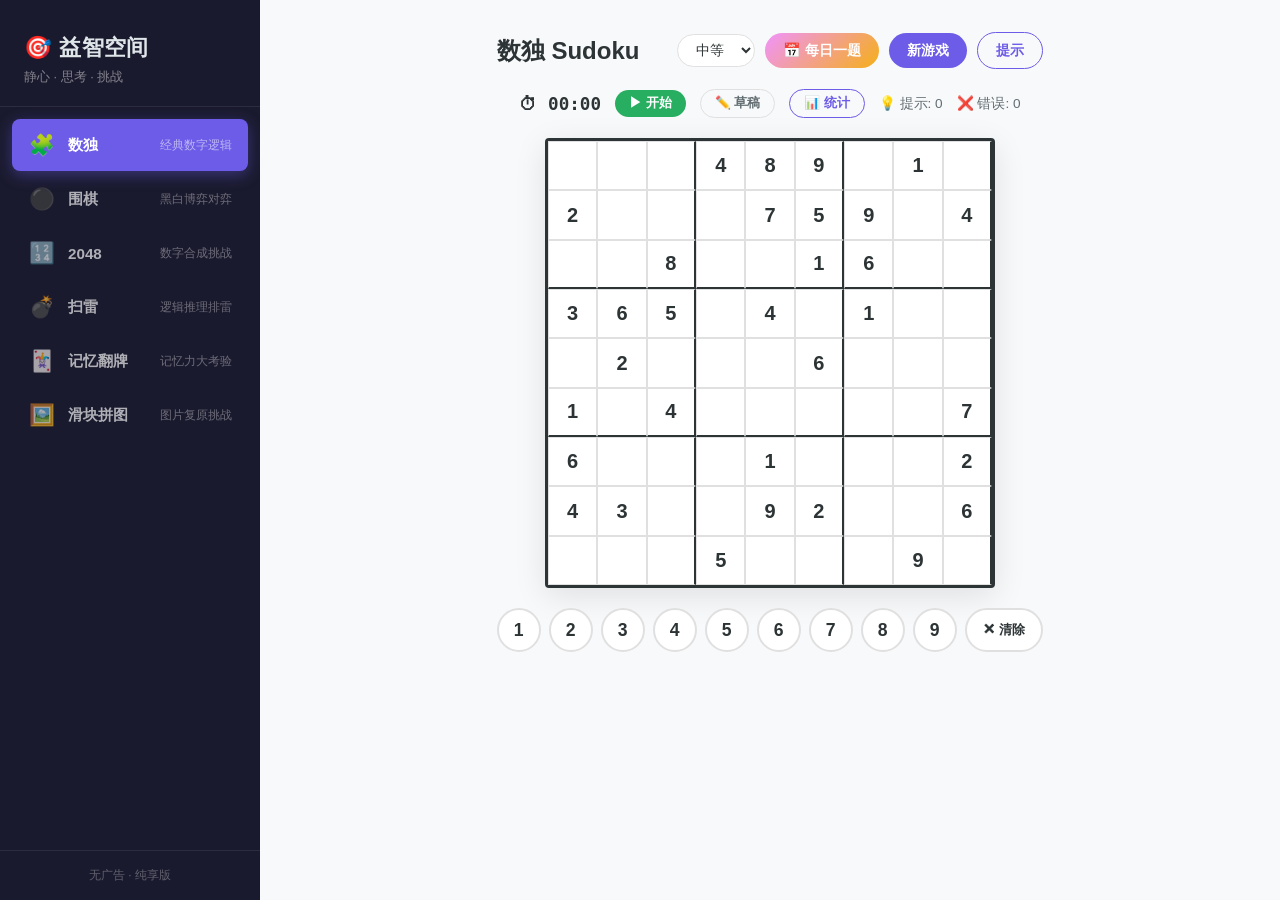
<file: index.html>
<!DOCTYPE html>
<html lang="zh-CN">
<head>
    <meta charset="UTF-8">
    <meta name="viewport" content="width=device-width, initial-scale=1.0">
    <title>益智游戏 - 简约游戏空间</title>
    <link rel="stylesheet" href="css/style.css">
</head>
<body>
    <div class="app">
        <!-- 侧边栏 -->
        <aside class="sidebar" id="sidebar">
            <div class="sidebar-header">
                <h1 class="logo">🎯 益智空间</h1>
                <p class="subtitle">静心 · 思考 · 挑战</p>
            </div>
            <nav class="game-nav">
                <button class="game-nav-item active" data-game="sudoku">
                    <span class="nav-icon">🧩</span>
                    <span class="nav-text">数独</span>
                    <span class="nav-desc">经典数字逻辑</span>
                </button>
                <button class="game-nav-item" data-game="go">
                    <span class="nav-icon">⚫</span>
                    <span class="nav-text">围棋</span>
                    <span class="nav-desc">黑白博弈对弈</span>
                </button>
                <button class="game-nav-item" data-game="2048">
                    <span class="nav-icon">🔢</span>
                    <span class="nav-text">2048</span>
                    <span class="nav-desc">数字合成挑战</span>
                </button>
                <button class="game-nav-item" data-game="minesweeper">
                    <span class="nav-icon">💣</span>
                    <span class="nav-text">扫雷</span>
                    <span class="nav-desc">逻辑推理排雷</span>
                </button>
                <button class="game-nav-item" data-game="memory">
                    <span class="nav-icon">🃏</span>
                    <span class="nav-text">记忆翻牌</span>
                    <span class="nav-desc">记忆力大考验</span>
                </button>
                <button class="game-nav-item" data-game="puzzle">
                    <span class="nav-icon">🖼️</span>
                    <span class="nav-text">滑块拼图</span>
                    <span class="nav-desc">图片复原挑战</span>
                </button>
            </nav>
            <div class="sidebar-footer">
                <p>无广告 · 纯享版</p>
            </div>
        </aside>

        <!-- 主内容区 -->
        <main class="main">
            <!-- 移动端菜单按钮 -->
            <button class="menu-toggle" id="menuToggle" aria-label="菜单">
                <span></span><span></span><span></span>
            </button>

            <!-- 游戏容器 -->
            <div class="game-container" id="gameContainer">
                <!-- 数独 -->
                <div class="game-panel active" id="game-sudoku">
                    <div class="game-header">
                        <h2>数独 Sudoku</h2>
                        <div class="game-controls">
                            <select id="sudokuDifficulty" class="select-sm">
                                <option value="very_easy">入门</option>
                                <option value="easy">简单</option>
                                <option value="medium" selected>中等</option>
                                <option value="hard">困难</option>
                                <option value="expert">专家</option>
                                <option value="master">大师</option>
                            </select>
                            <button class="btn btn-accent" id="sudokuDaily">📅 每日一题</button>
                            <button class="btn btn-primary" id="sudokuNewGame">新游戏</button>
                            <button class="btn btn-outline" id="sudokuHint">提示</button>
                        </div>
                    </div>
                    <div class="sudoku-info">
                        <span class="timer-display" id="sudokuTimerDisplay">⏱ <strong id="sudokuTimer">00:00</strong></span>
                        <button class="btn btn-sm btn-start" id="sudokuTimerBtn">▶ 开始</button>
                        <button class="btn btn-sm btn-draft" id="sudokuDraftToggle">✏️ 草稿</button>
                        <button class="btn btn-sm btn-outline" id="sudokuStatsBtn">📊 统计</button>
                        <span class="hint-count" id="sudokuHintCount">💡 提示: 0</span>
                        <span class="hint-count" id="sudokuErrorCount">❌ 错误: 0</span>
                    </div>
                    <div class="sudoku-board" id="sudokuBoard"></div>
                    <div class="sudoku-numpad" id="sudokuNumpad"></div>
                </div>

                <!-- 统计弹窗 -->
                <div class="stats-modal" id="sudokuStatsModal">
                    <div class="stats-overlay"></div>
                    <div class="stats-panel">
                        <div class="stats-header">
                            <h3>📊 数独统计</h3>
                            <button class="stats-close-btn" id="statsClose">✕</button>
                        </div>
                        <div class="stats-summary">
                            <div class="stat-item">
                                <span class="stat-value" id="statTotal">0</span>
                                <span class="stat-label">完成数</span>
                            </div>
                            <div class="stat-item">
                                <span class="stat-value" id="statBestTime">--:--</span>
                                <span class="stat-label">最佳时间</span>
                            </div>
                            <div class="stat-item">
                                <span class="stat-value" id="statAvgTime">--:--</span>
                                <span class="stat-label">平均时间</span>
                            </div>
                            <div class="stat-item">
                                <span class="stat-value" id="statStreak">0</span>
                                <span class="stat-label">连续天数</span>
                            </div>
                        </div>
                        <h4>最近记录</h4>
                        <div class="stats-history" id="statsHistory">
                            <p class="stats-empty">暂无记录，快去挑战吧！</p>
                        </div>
                    </div>
                </div>

                <!-- 围棋 -->
                <div class="game-panel" id="game-go">
                    <div class="game-header">
                        <h2>围棋 Go</h2>
                        <div class="go-tabs">
                            <button class="go-tab active" data-gotab="practice">📚 残局练习</button>
                            <button class="go-tab" data-gotab="ai">🤖 AI 对战</button>
                            <button class="go-tab" data-gotab="pvp">👥 双人对弈</button>
                        </div>
                    </div>

                    <!-- 残局练习面板（教程模式） -->
                    <div class="go-sub-panel active" id="goPanelPractice">
                        <!-- 章节选择 -->
                        <div class="chapter-tabs" id="chapterTabs"></div>
                        <!-- 课时选择 -->
                        <div class="lesson-tabs" id="lessonTabs"></div>
                        <!-- 教学文案 -->
                        <div class="teaching-box" id="teachingBox" style="display:none">
                            <div class="teaching-text" id="teachingText"></div>
                        </div>
                        <!-- 题目信息 -->
                        <div class="practice-header">
                            <span class="practice-title" id="practiceTitle">题目 1/3</span>
                            <span class="practice-desc" id="practiceDesc">黑先，请吃掉白棋</span>
                            <div class="practice-nav">
                                <button class="btn btn-sm btn-outline" id="goPrevPuzzle">◀ 上一题</button>
                                <span class="practice-progress" id="practiceProgress">1/3</span>
                                <button class="btn btn-sm btn-outline" id="goNextPuzzle">下一题 ▶</button>
                                <button class="btn btn-sm btn-outline" id="goResetPuzzle">🔄 重置</button>
                            </div>
                            <span class="practice-result" id="practiceResult"></span>
                        </div>
                        <div class="go-board-wrapper">
                            <canvas id="goPracticeBoard" width="540" height="540"></canvas>
                        </div>
                        <div class="practice-explanation" id="practiceExplanation" style="display:none"></div>
                    </div>

                    <!-- AI 对战面板 -->
                    <div class="go-sub-panel" id="goPanelAI">
                        <div class="go-controls-row">
                            <span class="turn-indicator" id="goAITurn">🤖 AI 思考中...</span>
                            <div class="go-winrate" id="goWinRate">
                                <span class="wr-bar"><span class="wr-fill" id="wrBlackBar" style="width:50%"></span></span>
                                <span class="wr-text">⚫ <strong id="wrBlack">50%</strong> : <strong id="wrWhite">50%</strong> ⚪</span>
                            </div>
                        </div>
                        <div class="go-controls-row">
                            <span class="score" id="goAIScore">黑 0 : 0 白</span>
                            <select id="goBoardSize" class="select-sm">
                                <option value="9">9×9 棋盘</option>
                                <option value="13" selected>13×13 棋盘</option>
                                <option value="19">19×19 棋盘</option>
                            </select>
                            <select id="goAIColor" class="select-sm">
                                <option value="black">我执黑</option>
                                <option value="white" selected>我执白</option>
                            </select>
                            <button class="btn btn-sm btn-outline" id="goAIHint">💡 AI 提示</button>
                            <button class="btn btn-sm btn-outline" id="goAIPass">弃权</button>
                            <button class="btn btn-sm btn-primary" id="goAINewGame">新游戏</button>
                        </div>
                        <div class="go-hint-display" id="goHintDisplay" style="display:none"></div>
                        <div class="go-board-wrapper">
                            <canvas id="goAIBoard" width="650" height="650"></canvas>
                        </div>
                    </div>

                    <!-- 双人对弈面板 -->
                    <div class="go-sub-panel" id="goPanelPVP">
                        <div class="go-controls-row">
                            <span class="turn-indicator" id="goPVPTurn">⚫ 黑方回合</span>
                            <span class="score" id="goPVPScore">黑 0 : 0 白</span>
                            <select id="goPVPSize" class="select-sm">
                                <option value="9" selected>9×9</option>
                                <option value="13">13×13</option>
                                <option value="19">19×19</option>
                            </select>
                            <button class="btn btn-sm btn-outline" id="goPVPPass">弃权</button>
                            <button class="btn btn-sm btn-primary" id="goPVPNewGame">新游戏</button>
                        </div>
                        <div class="go-board-wrapper">
                            <canvas id="goPVPBoard" width="540" height="540"></canvas>
                        </div>
                    </div>
                </div>

                <!-- 2048 -->
                <div class="game-panel" id="game-2048">
                    <div class="game-header">
                        <h2>2048</h2>
                        <div class="game-controls">
                            <span class="score-display">🏆 <strong id="tfeScore">0</strong></span>
                            <span class="score-display">⭐ <strong id="tfeBest">0</strong></span>
                            <button class="btn btn-primary" id="tfeNewGame">新游戏</button>
                        </div>
                    </div>
                    <div class="tfe-board" id="tfeBoard"></div>
                    <p class="game-hint">使用方向键 ↑↓←→ 或滑动操作</p>
                </div>

                <!-- 扫雷 -->
                <div class="game-panel" id="game-minesweeper">
                    <div class="game-header">
                        <h2>扫雷 Minesweeper</h2>
                        <div class="game-controls">
                            <select id="msDifficulty" class="select-sm">
                                <option value="easy" selected>初级 (9×9)</option>
                                <option value="medium">中级 (16×16)</option>
                                <option value="hard">高级 (30×16)</option>
                            </select>
                            <span class="mine-count">💣 <strong id="msMinesLeft">10</strong></span>
                            <span class="timer">⏱ <strong id="msTimer">0</strong>s</span>
                            <button class="btn btn-primary" id="msNewGame">新游戏</button>
                        </div>
                    </div>
                    <div class="ms-board" id="msBoard"></div>
                </div>

                <!-- 记忆翻牌 -->
                <div class="game-panel" id="game-memory">
                    <div class="game-header">
                        <h2>记忆翻牌 Memory</h2>
                        <div class="game-controls">
                            <span class="score-display">🔄 <strong id="memMoves">0</strong> 步</span>
                            <span class="score-display">✅ <strong id="memPairs">0</strong>/8</span>
                            <button class="btn btn-primary" id="memNewGame">新游戏</button>
                        </div>
                    </div>
                    <div class="memory-board" id="memBoard"></div>
                </div>

                <!-- 滑块拼图 -->
                <div class="game-panel" id="game-puzzle">
                    <div class="game-header">
                        <h2>滑块拼图 Sliding Puzzle</h2>
                        <div class="game-controls">
                            <span class="score-display">🔄 <strong id="puzMoves">0</strong> 步</span>
                            <button class="btn btn-outline" id="puzShuffle">打乱</button>
                            <button class="btn btn-primary" id="puzNewGame">新游戏</button>
                        </div>
                    </div>
                    <div class="puzzle-board" id="puzBoard"></div>
                </div>
            </div>
        </main>
    </div>

    <script src="js/sudoku.js"></script>
    <script src="js/go.js"></script>
    <script src="js/game2048.js"></script>
    <script src="js/minesweeper.js"></script>
    <script src="js/memory.js"></script>
    <script src="js/puzzle.js"></script>
    <script src="js/main.js"></script>
</body>
</html>
</file>
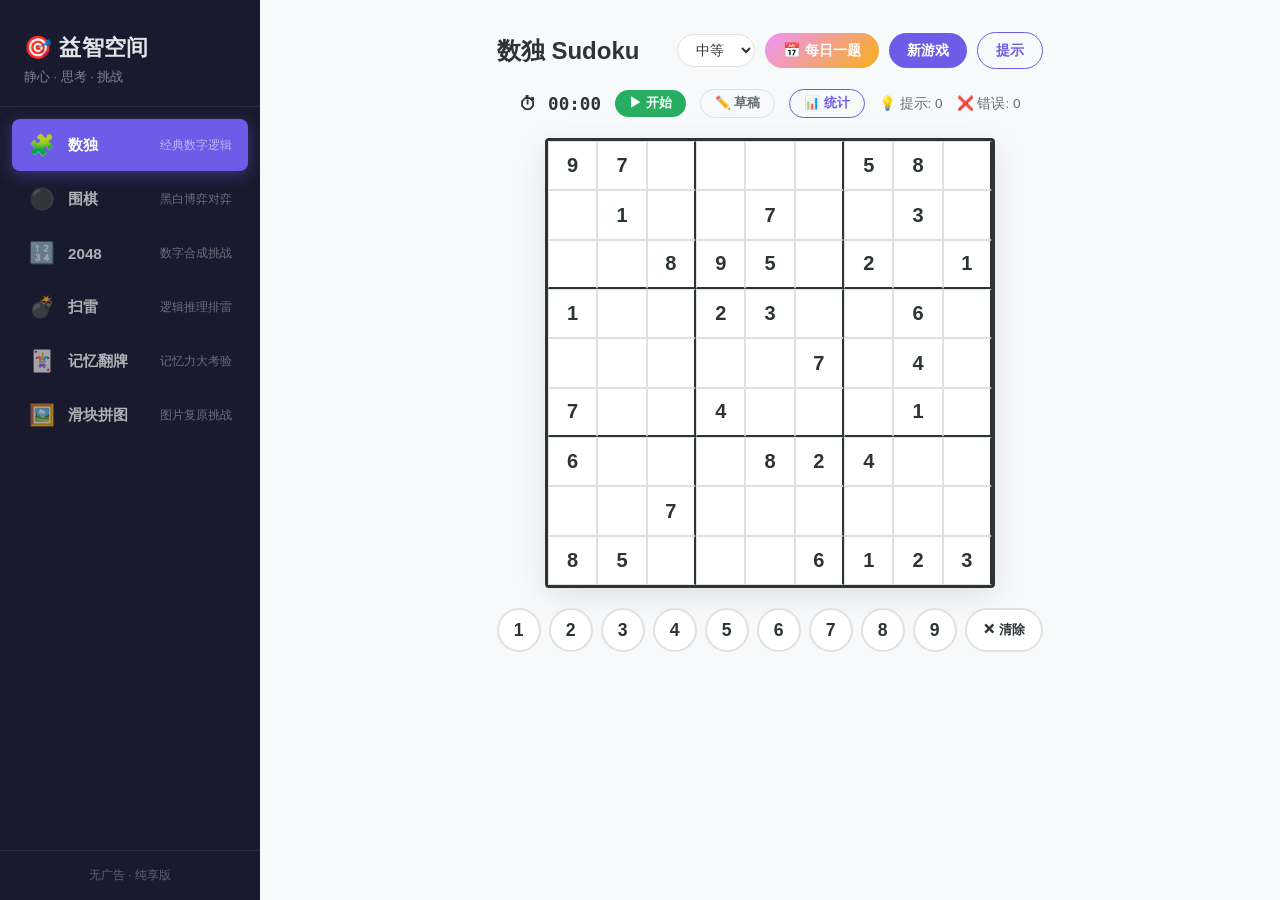
<file: 益智游戏空间.html>
<!DOCTYPE html>
<html lang="zh-CN">
<head>
    <meta charset="UTF-8">
    <meta name="viewport" content="width=device-width, initial-scale=1.0">
    <title>益智游戏 - 简约游戏空间</title>
    <style>
/* === 全局重置 & 变量 === */
:root {
    --bg: #f8f9fa;
    --bg-card: #ffffff;
    --bg-sidebar: #1a1a2e;
    --text: #2d3436;
    --text-light: #636e72;
    --text-sidebar: #dfe6e9;
    --primary: #6c5ce7;
    --primary-hover: #5a4bd1;
    --accent: #a29bfe;
    --border: #e0e0e0;
    --shadow: 0 2px 12px rgba(0,0,0,0.06);
    --shadow-lg: 0 8px 32px rgba(0,0,0,0.10);
    --radius: 12px;
    --radius-sm: 8px;
    --transition: 0.2s cubic-bezier(0.4, 0, 0.2, 1);
}

* {
    margin: 0;
    padding: 0;
    box-sizing: border-box;
}

body {
    font-family: -apple-system, BlinkMacSystemFont, "Segoe UI", "PingFang SC", "Microsoft YaHei", sans-serif;
    background: var(--bg);
    color: var(--text);
    min-height: 100vh;
    overflow-x: hidden;
    -webkit-font-smoothing: antialiased;
}

/* === 布局 === */
.app {
    display: flex;
    min-height: 100vh;
}

/* === 侧边栏 === */
.sidebar {
    width: 260px;
    background: var(--bg-sidebar);
    color: var(--text-sidebar);
    display: flex;
    flex-direction: column;
    position: fixed;
    top: 0;
    left: 0;
    bottom: 0;
    z-index: 100;
    transition: transform var(--transition);
}

.sidebar-header {
    padding: 32px 24px 20px;
    border-bottom: 1px solid rgba(255,255,255,0.08);
}

.logo {
    font-size: 1.4rem;
    font-weight: 700;
    letter-spacing: 0.02em;
}

.subtitle {
    font-size: 0.8rem;
    color: rgba(255,255,255,0.45);
    margin-top: 6px;
}

.game-nav {
    flex: 1;
    padding: 12px;
    display: flex;
    flex-direction: column;
    gap: 2px;
    overflow-y: auto;
}

.game-nav-item {
    display: flex;
    align-items: center;
    gap: 12px;
    width: 100%;
    padding: 14px 16px;
    border: none;
    border-radius: var(--radius-sm);
    background: transparent;
    color: rgba(255,255,255,0.65);
    cursor: pointer;
    text-align: left;
    transition: all var(--transition);
    font-size: 0.95rem;
}

.game-nav-item:hover {
    background: rgba(255,255,255,0.08);
    color: #fff;
}

.game-nav-item.active {
    background: var(--primary);
    color: #fff;
    box-shadow: 0 4px 15px rgba(108, 92, 231, 0.4);
}

.nav-icon {
    font-size: 1.3rem;
    width: 28px;
    text-align: center;
    flex-shrink: 0;
}

.nav-text {
    font-weight: 600;
    flex-shrink: 0;
}

.nav-desc {
    font-size: 0.75rem;
    opacity: 0.55;
    margin-left: auto;
    white-space: nowrap;
}

.sidebar-footer {
    padding: 16px 24px;
    border-top: 1px solid rgba(255,255,255,0.08);
    font-size: 0.75rem;
    color: rgba(255,255,255,0.3);
    text-align: center;
}

/* === 主内容 === */
.main {
    flex: 1;
    margin-left: 260px;
    padding: 32px;
    display: flex;
    flex-direction: column;
    align-items: center;
    min-height: 100vh;
}

.menu-toggle {
    display: none;
    position: fixed;
    top: 16px;
    left: 16px;
    z-index: 200;
    width: 44px;
    height: 44px;
    border-radius: 50%;
    border: none;
    background: var(--bg-card);
    box-shadow: var(--shadow);
    cursor: pointer;
    flex-direction: column;
    align-items: center;
    justify-content: center;
    gap: 4px;
}

.menu-toggle span {
    display: block;
    width: 20px;
    height: 2px;
    background: var(--text);
    border-radius: 1px;
    transition: var(--transition);
}

/* === 游戏面板 === */
.game-panel {
    display: none;
    width: 100%;
    max-width: 600px;
    flex-direction: column;
    align-items: center;
    gap: 20px;
}

.game-panel.active {
    display: flex;
}

.game-header {
    width: 100%;
    display: flex;
    flex-wrap: wrap;
    align-items: center;
    justify-content: space-between;
    gap: 12px;
}

.game-header h2 {
    font-size: 1.5rem;
    font-weight: 700;
    color: var(--text);
}

.game-controls {
    display: flex;
    align-items: center;
    gap: 10px;
    flex-wrap: wrap;
}

.game-hint {
    font-size: 0.85rem;
    color: var(--text-light);
    text-align: center;
    margin-top: 8px;
}

/* === 按钮 === */
.btn {
    padding: 8px 18px;
    border: none;
    border-radius: 20px;
    font-size: 0.88rem;
    font-weight: 600;
    cursor: pointer;
    transition: all var(--transition);
    white-space: nowrap;
}

.btn-primary {
    background: var(--primary);
    color: #fff;
}

.btn-primary:hover {
    background: var(--primary-hover);
    transform: translateY(-1px);
    box-shadow: 0 4px 12px rgba(108, 92, 231, 0.35);
}

.btn-outline {
    background: transparent;
    color: var(--primary);
    border: 1.5px solid var(--primary);
}

.btn-outline:hover {
    background: var(--primary);
    color: #fff;
}

.select-sm {
    padding: 7px 14px;
    border-radius: 20px;
    border: 1.5px solid var(--border);
    background: var(--bg-card);
    font-size: 0.85rem;
    color: var(--text);
    cursor: pointer;
    transition: var(--transition);
}

.select-sm:focus {
    outline: none;
    border-color: var(--primary);
}

.score-display, .turn-indicator, .score, .mine-count, .timer {
    font-size: 0.88rem;
    color: var(--text-light);
    white-space: nowrap;
}

.score-display strong, .score strong, .mine-count strong, .timer strong {
    color: var(--text);
}

/* === 数独 === */
.sudoku-board {
    display: grid;
    grid-template-columns: repeat(9, 1fr);
    width: 100%;
    max-width: 450px;
    aspect-ratio: 1;
    border: 3px solid var(--text);
    border-radius: 4px;
    background: var(--bg-card);
    box-shadow: var(--shadow-lg);
}

.sudoku-cell {
    aspect-ratio: 1;
    display: flex;
    align-items: center;
    justify-content: center;
    font-size: 1.25rem;
    font-weight: 600;
    cursor: pointer;
    border: 0.5px solid var(--border);
    transition: all var(--transition);
    color: var(--text);
    user-select: none;
}

.sudoku-cell:nth-child(3n) {
    border-right: 2px solid var(--text);
}

.sudoku-cell:nth-child(n+19):nth-child(-n+27),
.sudoku-cell:nth-child(n+46):nth-child(-n+54) {
    border-bottom: 2px solid var(--text);
}

.sudoku-cell:hover {
    background: rgba(108, 92, 231, 0.08);
}

.sudoku-cell.selected {
    background: rgba(108, 92, 231, 0.18);
    box-shadow: inset 0 0 0 2px var(--primary);
}

.sudoku-cell.given {
    color: var(--text);
    font-weight: 700;
}

.sudoku-cell.same-number {
    background: rgba(108, 92, 231, 0.1);
}

.sudoku-cell.error {
    color: #e74c3c;
    background: rgba(231, 76, 60, 0.08);
}

.sudoku-cell.hint {
    animation: pulse 0.6s ease-out;
}

@keyframes pulse {
    0% { background: var(--primary); color: #fff; transform: scale(1.08); }
    100% { background: transparent; color: var(--primary); transform: scale(1); }
}

.sudoku-numpad {
    display: flex;
    gap: 8px;
    flex-wrap: wrap;
    justify-content: center;
}

.numpad-btn {
    width: 44px;
    height: 44px;
    border-radius: 50%;
    border: 2px solid var(--border);
    background: var(--bg-card);
    font-size: 1.1rem;
    font-weight: 700;
    cursor: pointer;
    transition: all var(--transition);
    color: var(--text);
}

.numpad-btn:hover {
    border-color: var(--primary);
    background: rgba(108, 92, 231, 0.06);
    transform: translateY(-2px);
}

.numpad-btn.erase {
    font-size: 0.8rem;
    width: auto;
    padding: 0 16px;
    border-radius: 22px;
}

/* === 数独增强 === */
.sudoku-info {
    width: 100%;
    display: flex;
    align-items: center;
    justify-content: center;
    gap: 14px;
    flex-wrap: wrap;
}

.timer-display {
    font-size: 1.1rem;
    font-weight: 600;
    color: var(--text);
    font-variant-numeric: tabular-nums;
    font-family: "SF Mono", "Cascadia Code", "Consolas", monospace;
}

.timer-display.running {
    color: var(--primary);
}

.hint-count {
    font-size: 0.85rem;
    color: var(--text-light);
}

.btn-accent {
    background: linear-gradient(135deg, #f093fb, #f5af19);
    color: #fff;
    border: none;
}

.btn-accent:hover {
    transform: translateY(-1px);
    box-shadow: 0 4px 15px rgba(240, 147, 251, 0.4);
}

.btn-sm {
    padding: 5px 14px;
    font-size: 0.8rem;
    border-radius: 16px;
}

.btn-start {
    background: #27ae60;
    color: #fff;
    border: none;
    font-weight: 700;
}

.btn-start:hover {
    background: #219a52;
    transform: translateY(-1px);
}

.btn-start.paused {
    background: #f39c12;
}

.btn-start.paused:hover {
    background: #e67e22;
}

.btn-draft {
    background: transparent;
    color: var(--text-light);
    border: 1.5px solid var(--border);
    transition: all var(--transition);
}

.btn-draft:hover {
    border-color: var(--primary);
    color: var(--primary);
}

.btn-draft.active {
    background: #fff3cd;
    color: #856404;
    border-color: #ffc107;
}

/* 草稿数字 */
.sudoku-cell .draft-grid {
    display: grid;
    grid-template-columns: repeat(3, 1fr);
    grid-template-rows: repeat(3, 1fr);
    width: 100%;
    height: 100%;
    padding: 1px;
}

.sudoku-cell .draft-num {
    display: flex;
    align-items: center;
    justify-content: center;
    font-size: 0.45rem;
    font-weight: 500;
    color: #888;
    line-height: 1;
}

/* === 统计弹窗 === */
.stats-modal {
    display: none;
    position: fixed;
    inset: 0;
    z-index: 300;
    align-items: center;
    justify-content: center;
}

.stats-modal.open {
    display: flex;
}

.stats-overlay {
    position: absolute;
    inset: 0;
    background: rgba(0,0,0,0.4);
    backdrop-filter: blur(2px);
}

.stats-panel {
    position: relative;
    background: var(--bg-card);
    border-radius: var(--radius);
    box-shadow: var(--shadow-lg);
    padding: 28px;
    width: 90%;
    max-width: 420px;
    max-height: 80vh;
    overflow-y: auto;
    z-index: 1;
    animation: slideUp 0.25s ease-out;
}

@keyframes slideUp {
    from { opacity: 0; transform: translateY(20px); }
    to { opacity: 1; transform: translateY(0); }
}

.stats-header {
    display: flex;
    align-items: center;
    justify-content: space-between;
    margin-bottom: 20px;
}

.stats-header h3 {
    font-size: 1.2rem;
}

.stats-close-btn {
    width: 32px;
    height: 32px;
    border-radius: 50%;
    border: none;
    background: var(--bg);
    font-size: 1rem;
    cursor: pointer;
    display: flex;
    align-items: center;
    justify-content: center;
    color: var(--text-light);
    transition: var(--transition);
}

.stats-close-btn:hover {
    background: #e74c3c;
    color: #fff;
}

.stats-summary {
    display: grid;
    grid-template-columns: repeat(4, 1fr);
    gap: 10px;
    margin-bottom: 20px;
}

.stat-item {
    text-align: center;
    padding: 12px 6px;
    background: var(--bg);
    border-radius: var(--radius-sm);
}

.stat-value {
    display: block;
    font-size: 1.3rem;
    font-weight: 700;
    color: var(--primary);
    font-family: "SF Mono", "Cascadia Code", "Consolas", monospace;
}

.stat-label {
    display: block;
    font-size: 0.7rem;
    color: var(--text-light);
    margin-top: 2px;
}

.stats-panel h4 {
    font-size: 0.9rem;
    margin-bottom: 8px;
    color: var(--text);
}

.stats-history {
    display: flex;
    flex-direction: column;
    gap: 6px;
}

.stats-empty {
    text-align: center;
    color: var(--text-light);
    font-size: 0.85rem;
    padding: 20px;
}

.stat-record {
    display: flex;
    align-items: center;
    justify-content: space-between;
    padding: 8px 12px;
    background: var(--bg);
    border-radius: 6px;
    font-size: 0.82rem;
}

.stat-record .rec-date {
    color: var(--text-light);
}

.stat-record .rec-time {
    font-weight: 700;
    font-family: "SF Mono", "Cascadia Code", "Consolas", monospace;
    color: var(--primary);
}

.stat-record .rec-diff {
    font-size: 0.7rem;
    padding: 2px 8px;
    border-radius: 10px;
    background: var(--border);
}

/* === 围棋 === */
.go-tabs {
    display: flex;
    gap: 4px;
    background: var(--bg);
    border-radius: 22px;
    padding: 4px;
}

.go-tab {
    padding: 8px 18px;
    border: none;
    border-radius: 18px;
    font-size: 0.88rem;
    font-weight: 600;
    cursor: pointer;
    background: transparent;
    color: var(--text-light);
    transition: all var(--transition);
    white-space: nowrap;
}

.go-tab.active {
    background: var(--primary);
    color: #fff;
    box-shadow: 0 2px 8px rgba(108,92,231,0.3);
}

.go-tab:hover:not(.active) {
    color: var(--text);
    background: rgba(108,92,231,0.06);
}

.go-sub-panel {
    display: none;
    width: 100%;
    flex-direction: column;
    align-items: center;
    gap: 14px;
}

.go-sub-panel.active {
    display: flex;
}

.go-controls-row {
    width: 100%;
    display: flex;
    align-items: center;
    justify-content: center;
    gap: 10px;
    flex-wrap: wrap;
}

/* 胜率条 */
.go-winrate {
    display: flex;
    flex-direction: column;
    align-items: center;
    gap: 4px;
}

.wr-bar {
    width: 160px;
    height: 8px;
    border-radius: 4px;
    background: #ddd;
    overflow: hidden;
    display: flex;
}

.wr-fill {
    height: 100%;
    background: #333;
    transition: width 0.5s ease;
}

.wr-text {
    font-size: 0.78rem;
    color: var(--text-light);
    font-weight: 600;
}

.wr-text strong {
    color: var(--text);
}

/* 残局练习 */
.practice-header {
    display: flex;
    flex-direction: column;
    align-items: center;
    gap: 8px;
    width: 100%;
}

.practice-title {
    font-size: 1rem;
    font-weight: 700;
    color: var(--primary);
}

.practice-desc {
    font-size: 0.9rem;
    color: var(--text-light);
}

.practice-nav {
    display: flex;
    gap: 8px;
}

.practice-category-tabs {
    display: flex;
    gap: 6px;
    margin-bottom: 4px;
}

.category-tab {
    background: var(--bg);
    color: var(--text-light);
    border: 1.5px solid var(--border);
    font-weight: 500;
}

.category-tab.active {
    background: var(--primary);
    color: #fff;
    border-color: var(--primary);
}

/* 章节 & 课时选择 */
.chapter-tabs, .lesson-tabs {
    display: flex;
    gap: 6px;
    flex-wrap: wrap;
    justify-content: center;
    width: 100%;
}

.chapter-tab, .lesson-tab {
    padding: 6px 14px;
    border-radius: 16px;
    border: 1.5px solid var(--border);
    background: var(--bg-card);
    font-size: 0.82rem;
    font-weight: 600;
    cursor: pointer;
    transition: all var(--transition);
    color: var(--text-light);
}

.chapter-tab.active, .lesson-tab.active {
    background: var(--primary);
    color: #fff;
    border-color: var(--primary);
}

.chapter-tab:hover:not(.active), .lesson-tab:hover:not(.active) {
    border-color: var(--primary);
    color: var(--primary);
}

.lesson-tab.done { border-color: #27ae60; color: #27ae60; }
.lesson-tab.done::after { content: ' ✓'; }

/* 教学文案 */
.teaching-box {
    width: 100%;
    max-width: 540px;
    background: #fffbeb;
    border: 1px solid #fcd34d;
    border-radius: var(--radius-sm);
    padding: 16px 18px;
    font-size: 0.88rem;
    line-height: 1.8;
    color: #92400e;
}

.teaching-text strong {
    color: #b45309;
    font-size: 0.95rem;
}

.practice-progress {
    font-size: 0.85rem;
    font-weight: 700;
    color: var(--primary);
    min-width: 32px;
    text-align: center;
}

.practice-result {
    font-size: 1rem;
    font-weight: 700;
    min-height: 28px;
}

.practice-result.success { color: #27ae60; }
.practice-result.fail { color: #e74c3c; }

.practice-explanation {
    width: 100%;
    max-width: 540px;
    background: #f0fdf4;
    border: 1px solid #86efac;
    border-radius: var(--radius-sm);
    padding: 14px 18px;
    font-size: 0.9rem;
    line-height: 1.7;
    color: #166534;
    animation: fadeIn 0.3s ease;
}

@keyframes fadeIn {
    from { opacity: 0; transform: translateY(-8px); }
    to { opacity: 1; transform: translateY(0); }
}

/* AI 提示显示 */
.go-hint-display {
    font-size: 0.85rem;
    color: var(--text-light);
    background: #fffbe6;
    border: 1px solid #ffe58f;
    border-radius: var(--radius-sm);
    padding: 8px 16px;
    text-align: center;
}

.go-board-wrapper {
    background: var(--bg-card);
    border-radius: var(--radius);
    box-shadow: var(--shadow-lg);
    padding: 16px;
    overflow: auto;
    max-width: 100%;
}

.go-board-wrapper canvas {
    display: block;
    max-width: 100%;
    height: auto;
}

/* === 2048 === */
.tfe-board {
    display: grid;
    grid-template-columns: repeat(4, 1fr);
    gap: 10px;
    width: 100%;
    max-width: 380px;
    aspect-ratio: 1;
    background: #bbada0;
    border-radius: var(--radius);
    padding: 10px;
    box-shadow: var(--shadow-lg);
}

.tfe-cell {
    aspect-ratio: 1;
    display: flex;
    align-items: center;
    justify-content: center;
    font-size: 1.5rem;
    font-weight: 700;
    border-radius: 6px;
    background: #cdc1b4;
    color: #776e65;
    transition: all 0.1s ease;
}

.tfe-cell[data-value="2"] { background: #eee4da; }
.tfe-cell[data-value="4"] { background: #ede0c8; }
.tfe-cell[data-value="8"] { background: #f2b179; color: #fff; }
.tfe-cell[data-value="16"] { background: #f59563; color: #fff; }
.tfe-cell[data-value="32"] { background: #f67c5f; color: #fff; }
.tfe-cell[data-value="64"] { background: #f65e3b; color: #fff; }
.tfe-cell[data-value="128"] { background: #edcf72; color: #fff; font-size: 1.2rem; }
.tfe-cell[data-value="256"] { background: #edcc61; color: #fff; font-size: 1.2rem; }
.tfe-cell[data-value="512"] { background: #edc850; color: #fff; font-size: 1.2rem; }
.tfe-cell[data-value="1024"] { background: #edc53f; color: #fff; font-size: 1rem; }
.tfe-cell[data-value="2048"] { background: #edc22e; color: #fff; font-size: 1rem; }

/* === 扫雷 === */
.ms-board {
    display: inline-grid;
    gap: 1px;
    background: #bdbdbd;
    border: 3px solid #7b7b7b;
    border-radius: 2px;
    box-shadow: var(--shadow-lg);
    user-select: none;
}

.ms-cell {
    width: 30px;
    height: 30px;
    display: flex;
    align-items: center;
    justify-content: center;
    font-weight: 700;
    font-size: 0.85rem;
    cursor: pointer;
    background: #c0c0c0;
    border: 2px outset #fff;
    transition: none;
}

.ms-cell:active {
    border-style: inset;
}

.ms-cell.revealed {
    background: #d0d0d0;
    border: 1px solid #999;
}

.ms-cell.flagged {
    background: #c0c0c0;
}

.ms-cell.mine {
    background: #e74c3c;
}

.ms-cell[data-count="1"] { color: #00f; }
.ms-cell[data-count="2"] { color: #008000; }
.ms-cell[data-count="3"] { color: #f00; }
.ms-cell[data-count="4"] { color: #000080; }
.ms-cell[data-count="5"] { color: #800000; }
.ms-cell[data-count="6"] { color: #008080; }
.ms-cell[data-count="7"] { color: #000; }
.ms-cell[data-count="8"] { color: #808080; }

/* === 记忆翻牌 === */
.memory-board {
    display: grid;
    grid-template-columns: repeat(4, 1fr);
    gap: 10px;
    width: 100%;
    max-width: 420px;
}

.mem-card {
    aspect-ratio: 1;
    perspective: 800px;
    cursor: pointer;
}

.mem-card-inner {
    position: relative;
    width: 100%;
    height: 100%;
    transition: transform 0.4s cubic-bezier(0.4, 0, 0.2, 1);
    transform-style: preserve-3d;
}

.mem-card.flipped .mem-card-inner {
    transform: rotateY(180deg);
}

.mem-card-front, .mem-card-back {
    position: absolute;
    inset: 0;
    backface-visibility: hidden;
    border-radius: var(--radius-sm);
    display: flex;
    align-items: center;
    justify-content: center;
    font-size: 2rem;
}

.mem-card-front {
    background: var(--primary);
    color: #fff;
    box-shadow: var(--shadow);
}

.mem-card-back {
    background: var(--bg-card);
    border: 2px solid var(--border);
    transform: rotateY(180deg);
    box-shadow: var(--shadow);
}

.mem-card.matched .mem-card-back {
    border-color: #27ae60;
    background: #eafaf1;
}

/* === 滑块拼图 === */
.puzzle-board {
    display: grid;
    grid-template-columns: repeat(4, 1fr);
    gap: 3px;
    width: 100%;
    max-width: 380px;
    aspect-ratio: 1;
    background: var(--text);
    border-radius: var(--radius);
    padding: 3px;
    box-shadow: var(--shadow-lg);
}

.puz-tile {
    aspect-ratio: 1;
    display: flex;
    align-items: center;
    justify-content: center;
    font-size: 1.4rem;
    font-weight: 700;
    border-radius: 6px;
    cursor: pointer;
    color: #fff;
    transition: all 0.12s ease;
    user-select: none;
}

.puz-tile.empty {
    background: transparent;
    cursor: default;
}

/* === 覆盖层（移动端侧边栏） === */
.overlay {
    display: none;
    position: fixed;
    inset: 0;
    background: rgba(0,0,0,0.5);
    z-index: 99;
}

.overlay.active {
    display: block;
}

/* === 响应式 === */
@media (max-width: 768px) {
    .sidebar {
        transform: translateX(-100%);
    }

    .sidebar.open {
        transform: translateX(0);
    }

    .main {
        margin-left: 0;
        padding: 20px 12px;
    }

    .menu-toggle {
        display: flex;
    }

    .game-nav-item .nav-desc {
        display: none;
    }

    .game-header {
        flex-direction: column;
        align-items: flex-start;
    }

    .sudoku-board {
        max-width: 100%;
    }

    .sudoku-cell {
        font-size: 1rem;
    }

    .ms-cell {
        width: 24px;
        height: 24px;
        font-size: 0.7rem;
    }

    .tfe-cell {
        font-size: 1.1rem;
    }

    .game-panel {
        padding-top: 20px;
    }
}

@media (max-width: 400px) {
    .main {
        padding: 12px 6px;
    }

    .numpad-btn {
        width: 36px;
        height: 36px;
        font-size: 0.95rem;
    }

    .ms-cell {
        width: 20px;
        height: 20px;
        font-size: 0.65rem;
    }
}

</style>
</head>
<body>
    <div class="app">
        <!-- 侧边栏 -->
        <aside class="sidebar" id="sidebar">
            <div class="sidebar-header">
                <h1 class="logo">🎯 益智空间</h1>
                <p class="subtitle">静心 · 思考 · 挑战</p>
            </div>
            <nav class="game-nav">
                <button class="game-nav-item active" data-game="sudoku">
                    <span class="nav-icon">🧩</span>
                    <span class="nav-text">数独</span>
                    <span class="nav-desc">经典数字逻辑</span>
                </button>
                <button class="game-nav-item" data-game="go">
                    <span class="nav-icon">⚫</span>
                    <span class="nav-text">围棋</span>
                    <span class="nav-desc">黑白博弈对弈</span>
                </button>
                <button class="game-nav-item" data-game="2048">
                    <span class="nav-icon">🔢</span>
                    <span class="nav-text">2048</span>
                    <span class="nav-desc">数字合成挑战</span>
                </button>
                <button class="game-nav-item" data-game="minesweeper">
                    <span class="nav-icon">💣</span>
                    <span class="nav-text">扫雷</span>
                    <span class="nav-desc">逻辑推理排雷</span>
                </button>
                <button class="game-nav-item" data-game="memory">
                    <span class="nav-icon">🃏</span>
                    <span class="nav-text">记忆翻牌</span>
                    <span class="nav-desc">记忆力大考验</span>
                </button>
                <button class="game-nav-item" data-game="puzzle">
                    <span class="nav-icon">🖼️</span>
                    <span class="nav-text">滑块拼图</span>
                    <span class="nav-desc">图片复原挑战</span>
                </button>
            </nav>
            <div class="sidebar-footer">
                <p>无广告 · 纯享版</p>
            </div>
        </aside>

        <!-- 主内容区 -->
        <main class="main">
            <!-- 移动端菜单按钮 -->
            <button class="menu-toggle" id="menuToggle" aria-label="菜单">
                <span></span><span></span><span></span>
            </button>

            <!-- 游戏容器 -->
            <div class="game-container" id="gameContainer">
                <!-- 数独 -->
                <div class="game-panel active" id="game-sudoku">
                    <div class="game-header">
                        <h2>数独 Sudoku</h2>
                        <div class="game-controls">
                            <select id="sudokuDifficulty" class="select-sm">
                                <option value="very_easy">入门</option>
                                <option value="easy">简单</option>
                                <option value="medium" selected>中等</option>
                                <option value="hard">困难</option>
                                <option value="expert">专家</option>
                                <option value="master">大师</option>
                            </select>
                            <button class="btn btn-accent" id="sudokuDaily">📅 每日一题</button>
                            <button class="btn btn-primary" id="sudokuNewGame">新游戏</button>
                            <button class="btn btn-outline" id="sudokuHint">提示</button>
                        </div>
                    </div>
                    <div class="sudoku-info">
                        <span class="timer-display" id="sudokuTimerDisplay">⏱ <strong id="sudokuTimer">00:00</strong></span>
                        <button class="btn btn-sm btn-start" id="sudokuTimerBtn">▶ 开始</button>
                        <button class="btn btn-sm btn-draft" id="sudokuDraftToggle">✏️ 草稿</button>
                        <button class="btn btn-sm btn-outline" id="sudokuStatsBtn">📊 统计</button>
                        <span class="hint-count" id="sudokuHintCount">💡 提示: 0</span>
                        <span class="hint-count" id="sudokuErrorCount">❌ 错误: 0</span>
                    </div>
                    <div class="sudoku-board" id="sudokuBoard"></div>
                    <div class="sudoku-numpad" id="sudokuNumpad"></div>
                </div>

                <!-- 统计弹窗 -->
                <div class="stats-modal" id="sudokuStatsModal">
                    <div class="stats-overlay"></div>
                    <div class="stats-panel">
                        <div class="stats-header">
                            <h3>📊 数独统计</h3>
                            <button class="stats-close-btn" id="statsClose">✕</button>
                        </div>
                        <div class="stats-summary">
                            <div class="stat-item">
                                <span class="stat-value" id="statTotal">0</span>
                                <span class="stat-label">完成数</span>
                            </div>
                            <div class="stat-item">
                                <span class="stat-value" id="statBestTime">--:--</span>
                                <span class="stat-label">最佳时间</span>
                            </div>
                            <div class="stat-item">
                                <span class="stat-value" id="statAvgTime">--:--</span>
                                <span class="stat-label">平均时间</span>
                            </div>
                            <div class="stat-item">
                                <span class="stat-value" id="statStreak">0</span>
                                <span class="stat-label">连续天数</span>
                            </div>
                        </div>
                        <h4>最近记录</h4>
                        <div class="stats-history" id="statsHistory">
                            <p class="stats-empty">暂无记录，快去挑战吧！</p>
                        </div>
                    </div>
                </div>

                <!-- 围棋 -->
                <div class="game-panel" id="game-go">
                    <div class="game-header">
                        <h2>围棋 Go</h2>
                        <div class="go-tabs">
                            <button class="go-tab active" data-gotab="practice">📚 残局练习</button>
                            <button class="go-tab" data-gotab="ai">🤖 AI 对战</button>
                            <button class="go-tab" data-gotab="pvp">👥 双人对弈</button>
                        </div>
                    </div>

                    <!-- 残局练习面板（教程模式） -->
                    <div class="go-sub-panel active" id="goPanelPractice">
                        <!-- 章节选择 -->
                        <div class="chapter-tabs" id="chapterTabs"></div>
                        <!-- 课时选择 -->
                        <div class="lesson-tabs" id="lessonTabs"></div>
                        <!-- 教学文案 -->
                        <div class="teaching-box" id="teachingBox" style="display:none">
                            <div class="teaching-text" id="teachingText"></div>
                        </div>
                        <!-- 题目信息 -->
                        <div class="practice-header">
                            <span class="practice-title" id="practiceTitle">题目 1/3</span>
                            <span class="practice-desc" id="practiceDesc">黑先，请吃掉白棋</span>
                            <div class="practice-nav">
                                <button class="btn btn-sm btn-outline" id="goPrevPuzzle">◀ 上一题</button>
                                <span class="practice-progress" id="practiceProgress">1/3</span>
                                <button class="btn btn-sm btn-outline" id="goNextPuzzle">下一题 ▶</button>
                                <button class="btn btn-sm btn-outline" id="goResetPuzzle">🔄 重置</button>
                            </div>
                            <span class="practice-result" id="practiceResult"></span>
                        </div>
                        <div class="go-board-wrapper">
                            <canvas id="goPracticeBoard" width="540" height="540"></canvas>
                        </div>
                        <div class="practice-explanation" id="practiceExplanation" style="display:none"></div>
                    </div>

                    <!-- AI 对战面板 -->
                    <div class="go-sub-panel" id="goPanelAI">
                        <div class="go-controls-row">
                            <span class="turn-indicator" id="goAITurn">🤖 AI 思考中...</span>
                            <div class="go-winrate" id="goWinRate">
                                <span class="wr-bar"><span class="wr-fill" id="wrBlackBar" style="width:50%"></span></span>
                                <span class="wr-text">⚫ <strong id="wrBlack">50%</strong> : <strong id="wrWhite">50%</strong> ⚪</span>
                            </div>
                        </div>
                        <div class="go-controls-row">
                            <span class="score" id="goAIScore">黑 0 : 0 白</span>
                            <select id="goBoardSize" class="select-sm">
                                <option value="9">9×9 棋盘</option>
                                <option value="13" selected>13×13 棋盘</option>
                                <option value="19">19×19 棋盘</option>
                            </select>
                            <select id="goAIColor" class="select-sm">
                                <option value="black">我执黑</option>
                                <option value="white" selected>我执白</option>
                            </select>
                            <button class="btn btn-sm btn-outline" id="goAIHint">💡 AI 提示</button>
                            <button class="btn btn-sm btn-outline" id="goAIPass">弃权</button>
                            <button class="btn btn-sm btn-primary" id="goAINewGame">新游戏</button>
                        </div>
                        <div class="go-hint-display" id="goHintDisplay" style="display:none"></div>
                        <div class="go-board-wrapper">
                            <canvas id="goAIBoard" width="650" height="650"></canvas>
                        </div>
                    </div>

                    <!-- 双人对弈面板 -->
                    <div class="go-sub-panel" id="goPanelPVP">
                        <div class="go-controls-row">
                            <span class="turn-indicator" id="goPVPTurn">⚫ 黑方回合</span>
                            <span class="score" id="goPVPScore">黑 0 : 0 白</span>
                            <select id="goPVPSize" class="select-sm">
                                <option value="9" selected>9×9</option>
                                <option value="13">13×13</option>
                                <option value="19">19×19</option>
                            </select>
                            <button class="btn btn-sm btn-outline" id="goPVPPass">弃权</button>
                            <button class="btn btn-sm btn-primary" id="goPVPNewGame">新游戏</button>
                        </div>
                        <div class="go-board-wrapper">
                            <canvas id="goPVPBoard" width="540" height="540"></canvas>
                        </div>
                    </div>
                </div>

                <!-- 2048 -->
                <div class="game-panel" id="game-2048">
                    <div class="game-header">
                        <h2>2048</h2>
                        <div class="game-controls">
                            <span class="score-display">🏆 <strong id="tfeScore">0</strong></span>
                            <span class="score-display">⭐ <strong id="tfeBest">0</strong></span>
                            <button class="btn btn-primary" id="tfeNewGame">新游戏</button>
                        </div>
                    </div>
                    <div class="tfe-board" id="tfeBoard"></div>
                    <p class="game-hint">使用方向键 ↑↓←→ 或滑动操作</p>
                </div>

                <!-- 扫雷 -->
                <div class="game-panel" id="game-minesweeper">
                    <div class="game-header">
                        <h2>扫雷 Minesweeper</h2>
                        <div class="game-controls">
                            <select id="msDifficulty" class="select-sm">
                                <option value="easy" selected>初级 (9×9)</option>
                                <option value="medium">中级 (16×16)</option>
                                <option value="hard">高级 (30×16)</option>
                            </select>
                            <span class="mine-count">💣 <strong id="msMinesLeft">10</strong></span>
                            <span class="timer">⏱ <strong id="msTimer">0</strong>s</span>
                            <button class="btn btn-primary" id="msNewGame">新游戏</button>
                        </div>
                    </div>
                    <div class="ms-board" id="msBoard"></div>
                </div>

                <!-- 记忆翻牌 -->
                <div class="game-panel" id="game-memory">
                    <div class="game-header">
                        <h2>记忆翻牌 Memory</h2>
                        <div class="game-controls">
                            <span class="score-display">🔄 <strong id="memMoves">0</strong> 步</span>
                            <span class="score-display">✅ <strong id="memPairs">0</strong>/8</span>
                            <button class="btn btn-primary" id="memNewGame">新游戏</button>
                        </div>
                    </div>
                    <div class="memory-board" id="memBoard"></div>
                </div>

                <!-- 滑块拼图 -->
                <div class="game-panel" id="game-puzzle">
                    <div class="game-header">
                        <h2>滑块拼图 Sliding Puzzle</h2>
                        <div class="game-controls">
                            <span class="score-display">🔄 <strong id="puzMoves">0</strong> 步</span>
                            <button class="btn btn-outline" id="puzShuffle">打乱</button>
                            <button class="btn btn-primary" id="puzNewGame">新游戏</button>
                        </div>
                    </div>
                    <div class="puzzle-board" id="puzBoard"></div>
                </div>
            </div>
        </main>
    </div>

    <script>
/**
 * 数独游戏 - Sudoku（增强版）
 * 功能：草稿模式、六级难度、每日一题、计时器、统计记录
 */

class SudokuGame {
    constructor() {
        // 棋盘数据
        this.board = Array(9).fill(null).map(() => Array(9).fill(0));
        this.solution = Array(9).fill(null).map(() => Array(9).fill(0));
        this.given = Array(9).fill(null).map(() => Array(9).fill(false));
        // 草稿：drafts[r][c] 是一个 Set，包含 1-9 的候选数字
        this.drafts = Array(9).fill(null).map(() => Array(9).fill(null).map(() => new Set()));

        this.selectedRow = -1;
        this.selectedCol = -1;
        this.difficulty = 'medium';
        this.isDaily = false;
        this.draftMode = false; // 草稿模式开关

        // 计时器
        this.timerSeconds = 0;
        this.timerInterval = null;
        this.timerRunning = false;
        this.timerPaused = false;
        this.started = false;  // 用户是否点了开始
        this.firstInput = false; // 是否已经开始填数字

        // 提示计数 & 错误次数
        this.hintCount = 0;
        this.errorCount = 0;

        // DOM 元素
        this.boardEl = document.getElementById('sudokuBoard');
        this.numpadEl = document.getElementById('sudokuNumpad');

        // 绑定事件
        document.getElementById('sudokuNewGame').addEventListener('click', () => this.newGame());
        document.getElementById('sudokuDaily').addEventListener('click', () => this.loadDaily());
        document.getElementById('sudokuHint').addEventListener('click', () => this.giveHint());
        document.getElementById('sudokuDraftToggle').addEventListener('click', () => this.toggleDraftMode());
        document.getElementById('sudokuTimerBtn').addEventListener('click', () => this.toggleTimer());
        document.getElementById('sudokuStatsBtn').addEventListener('click', () => this.openStats());
        document.getElementById('statsClose').addEventListener('click', () => this.closeStats());
        document.querySelector('.stats-overlay').addEventListener('click', () => this.closeStats());
        document.getElementById('sudokuDifficulty').addEventListener('change', (e) => {
            this.difficulty = e.target.value;
            this.isDaily = false;
            this.newGame();
        });

        this.buildNumpad();
        this.newGame();
        this.bindKeys();
    }

    // ============ 难度配置 ============
    getDifficultyConfig() {
        const configs = {
            very_easy: { clues: 45, label: '入门' },
            easy:      { clues: 38, label: '简单' },
            medium:    { clues: 32, label: '中等' },
            hard:      { clues: 27, label: '困难' },
            expert:    { clues: 23, label: '专家' },
            master:    { clues: 20, label: '大师' },
        };
        return configs[this.difficulty] || configs.medium;
    }

    // ============ 种子随机数（用于每日一题） ============
    seededRandom(seed) {
        let h = 0;
        for (let i = 0; i < seed.length; i++) {
            h = ((h << 5) - h) + seed.charCodeAt(i);
        }
        return function () {
            h ^= (h << 13);
            h ^= (h >> 17);
            h ^= (h << 5);
            return (h >>> 0) / 4294967296;
        };
    }

    // ============ 键盘绑定 ============
    bindKeys() {
        document.addEventListener('keydown', (e) => {
            if (!document.getElementById('game-sudoku').classList.contains('active')) return;
            if (this.selectedRow === -1) return;

            const num = parseInt(e.key);
            if (num >= 1 && num <= 9) {
                e.preventDefault();
                if (this.draftMode) {
                    this.toggleDraft(this.selectedRow, this.selectedCol, num);
                } else {
                    this.placeNumber(num);
                }
            } else if (e.key === 'Backspace' || e.key === 'Delete' || e.key === '0') {
                e.preventDefault();
                if (this.draftMode) {
                    this.clearDrafts(this.selectedRow, this.selectedCol);
                } else {
                    this.placeNumber(0);
                }
            } else if (e.key === 'ArrowUp' && this.selectedRow > 0) {
                e.preventDefault();
                this.selectCell(this.selectedRow - 1, this.selectedCol);
            } else if (e.key === 'ArrowDown' && this.selectedRow < 8) {
                e.preventDefault();
                this.selectCell(this.selectedRow + 1, this.selectedCol);
            } else if (e.key === 'ArrowLeft' && this.selectedCol > 0) {
                e.preventDefault();
                this.selectCell(this.selectedRow, this.selectedCol - 1);
            } else if (e.key === 'ArrowRight' && this.selectedCol < 8) {
                e.preventDefault();
                this.selectCell(this.selectedRow, this.selectedCol + 1);
            } else if (e.key === ' ' || e.key === 'Spacebar') {
                e.preventDefault();
                this.toggleDraftMode();
            }
        });
    }

    // ============ 数字键盘 ============
    buildNumpad() {
        this.numpadEl.innerHTML = '';
        for (let i = 1; i <= 9; i++) {
            const btn = document.createElement('button');
            btn.className = 'numpad-btn';
            btn.textContent = i;
            btn.addEventListener('click', () => {
                if (this.draftMode) {
                    this.toggleDraft(this.selectedRow, this.selectedCol, i);
                } else {
                    this.placeNumber(i);
                }
            });
            this.numpadEl.appendChild(btn);
        }
        const eraseBtn = document.createElement('button');
        eraseBtn.className = 'numpad-btn erase';
        eraseBtn.textContent = '✕ 清除';
        eraseBtn.addEventListener('click', () => {
            if (this.draftMode) {
                this.clearDrafts(this.selectedRow, this.selectedCol);
            } else {
                this.placeNumber(0);
            }
        });
        this.numpadEl.appendChild(eraseBtn);
    }

    // ============ 草稿模式 ============
    toggleDraftMode() {
        this.draftMode = !this.draftMode;
        const btn = document.getElementById('sudokuDraftToggle');
        if (this.draftMode) {
            btn.classList.add('active');
            btn.textContent = '✏️ 草稿:开';
        } else {
            btn.classList.remove('active');
            btn.textContent = '✏️ 草稿';
        }
    }

    toggleDraft(row, col, num) {
        if (row < 0 || col < 0) return;
        if (this.given[row][col]) return;
        if (this.board[row][col] !== 0) return;
        if (!this.started || this.timerPaused) return; // 未开始或暂停中禁止操作 // 已填数字的格子不写草稿

        if (this.drafts[row][col].has(num)) {
            this.drafts[row][col].delete(num);
        } else {
            this.drafts[row][col].add(num);
        }
        this.startTimerIfNeeded();
        this.render();
    }

    clearDrafts(row, col) {
        if (row < 0 || col < 0) return;
        if (this.given[row][col]) return;
        this.drafts[row][col].clear();
        this.render();
    }

    // ============ 落子 ============
    placeNumber(num) {
        if (this.selectedRow === -1) return;
        if (this.given[this.selectedRow][this.selectedCol]) return;
        if (!this.started || this.timerPaused) return; // 未开始或暂停中禁止操作

        this.board[this.selectedRow][this.selectedCol] = num;
        // 清除该格草稿
        this.drafts[this.selectedRow][this.selectedCol].clear();

        // 错误计数：填了非零数字但与答案不符
        if (num !== 0 && num !== this.solution[this.selectedRow][this.selectedCol]) {
            this.errorCount++;
            document.getElementById('sudokuErrorCount').textContent = `❌ 错误: ${this.errorCount}`;
        }

        this.startTimerIfNeeded();
        this.render();

        if (this.isComplete()) {
            this.finishGame();
        }
    }

    startTimerIfNeeded() {
        if (!this.started) return; // 没点开始不计时
        if (!this.firstInput) {
            this.firstInput = true;
        }
    }

    // ============ 计时器：开始/暂停/继续 ============
    toggleTimer() {
        if (!this.started) {
            // 第一次点：开始
            this.started = true;
            this.startTimer();
            this.updateTimerBtn();
        } else if (this.timerRunning) {
            // 正在计时 → 暂停
            this.pauseTimer();
        } else {
            // 已暂停 → 继续
            this.resumeTimer();
        }
    }

    startTimer() {
        this.timerRunning = true;
        this.timerPaused = false;
        this.timerSeconds = 0;
        this.updateTimerDisplay();
        document.getElementById('sudokuTimerDisplay').classList.add('running');
        this.timerInterval = setInterval(() => {
            this.timerSeconds++;
            this.updateTimerDisplay();
        }, 1000);
    }

    pauseTimer() {
        this.timerRunning = false;
        this.timerPaused = true;
        clearInterval(this.timerInterval);
        this.timerInterval = null;
        document.getElementById('sudokuTimerDisplay').classList.remove('running');
        this.updateTimerBtn();
    }

    resumeTimer() {
        this.timerRunning = true;
        this.timerPaused = false;
        document.getElementById('sudokuTimerDisplay').classList.add('running');
        this.updateTimerBtn();
        this.timerInterval = setInterval(() => {
            this.timerSeconds++;
            this.updateTimerDisplay();
        }, 1000);
    }

    stopTimer() {
        this.timerRunning = false;
        this.timerPaused = false;
        clearInterval(this.timerInterval);
        this.timerInterval = null;
        document.getElementById('sudokuTimerDisplay').classList.remove('running');
    }

    resetTimer() {
        this.stopTimer();
        this.timerSeconds = 0;
        this.started = false;
        this.firstInput = false;
        document.getElementById('sudokuTimerDisplay').classList.remove('running');
        this.updateTimerDisplay();
        this.updateTimerBtn();
    }

    updateTimerBtn() {
        const btn = document.getElementById('sudokuTimerBtn');
        if (!this.started) {
            btn.textContent = '▶ 开始';
            btn.classList.remove('paused');
        } else if (this.timerPaused) {
            btn.textContent = '▶ 继续';
            btn.classList.add('paused');
        } else {
            btn.textContent = '⏸ 暂停';
            btn.classList.remove('paused');
        }
    }

    updateTimerDisplay() {
        const mins = Math.floor(this.timerSeconds / 60);
        const secs = this.timerSeconds % 60;
        document.getElementById('sudokuTimer').textContent =
            `${String(mins).padStart(2, '0')}:${String(secs).padStart(2, '0')}`;
    }

    formatTime(seconds) {
        const mins = Math.floor(seconds / 60);
        const secs = seconds % 60;
        return `${String(mins).padStart(2, '0')}:${String(secs).padStart(2, '0')}`;
    }

    // ============ 生成题目 ============
    generatePuzzle(seed) {
        const rand = seed ? this.seededRandom(seed) : () => Math.random();
        // 生成完整解
        this.fillSolution(rand);
        this.solution = this.board.map(row => [...row]);

        // 所有格子标记为 given
        this.given = Array(9).fill(null).map(() => Array(9).fill(true));

        // 根据难度决定保留的提示数
        const config = this.getDifficultyConfig();
        const cluesToKeep = config.clues;
        const cellsToRemove = 81 - cluesToKeep;

        const positions = [];
        for (let r = 0; r < 9; r++) {
            for (let c = 0; c < 9; c++) {
                positions.push([r, c]);
            }
        }
        // 使用传入的 rand 打乱
        this.shuffle(positions, rand);

        for (let i = 0; i < cellsToRemove; i++) {
            const [r, c] = positions[i];
            this.board[r][c] = 0;
            this.given[r][c] = false;
        }
    }

    fillSolution(rand) {
        this.board = Array(9).fill(null).map(() => Array(9).fill(0));
        this.solveRandom(this.board, rand || (() => Math.random()));
    }

    solveRandom(grid, rand) {
        for (let r = 0; r < 9; r++) {
            for (let c = 0; c < 9; c++) {
                if (grid[r][c] === 0) {
                    const nums = [1, 2, 3, 4, 5, 6, 7, 8, 9];
                    this.shuffle(nums, rand);
                    for (const num of nums) {
                        if (this.isValid(grid, r, c, num)) {
                            grid[r][c] = num;
                            if (this.solveRandom(grid, rand)) return true;
                            grid[r][c] = 0;
                        }
                    }
                    return false;
                }
            }
        }
        return true;
    }

    isValid(grid, row, col, num) {
        for (let i = 0; i < 9; i++) {
            if (grid[row][i] === num) return false;
            if (grid[i][col] === num) return false;
        }
        const boxR = Math.floor(row / 3) * 3;
        const boxC = Math.floor(col / 3) * 3;
        for (let r = boxR; r < boxR + 3; r++) {
            for (let c = boxC; c < boxC + 3; c++) {
                if (grid[r][c] === num) return false;
            }
        }
        return true;
    }

    shuffle(arr, rand) {
        for (let i = arr.length - 1; i > 0; i--) {
            const j = Math.floor(rand() * (i + 1));
            [arr[i], arr[j]] = [arr[j], arr[i]];
        }
    }

    // ============ 每日一题 ============
    loadDaily() {
        const today = new Date();
        const dateStr = `${today.getFullYear()}-${String(today.getMonth() + 1).padStart(2, '0')}-${String(today.getDate()).padStart(2, '0')}`;
        const seed = `sudoku-daily-${dateStr}`;

        this.isDaily = true;
        this.difficulty = 'medium'; // 每日一题固定中等难度
        document.getElementById('sudokuDifficulty').value = 'medium';

        this.resetGame();
        this.generatePuzzle(seed);
        this.render();
    }

    // ============ 新游戏 ============
    newGame() {
        this.isDaily = false;
        this.resetGame();
        this.generatePuzzle(null);
        this.render();
    }

    resetGame() {
        this.selectedRow = -1;
        this.selectedCol = -1;
        this.hintCount = 0;
        this.errorCount = 0;
        this.drafts = Array(9).fill(null).map(() => Array(9).fill(null).map(() => new Set()));
        this.draftMode = false;
        const btn = document.getElementById('sudokuDraftToggle');
        btn.classList.remove('active');
        btn.textContent = '✏️ 草稿';
        document.getElementById('sudokuHintCount').textContent = '💡 提示: 0';
        document.getElementById('sudokuErrorCount').textContent = '❌ 错误: 0';
        document.getElementById('sudokuTimerBtn').textContent = '▶ 开始';
        document.getElementById('sudokuTimerBtn').classList.remove('paused');
        this.resetTimer();
    }

    // ============ 完成判定 ============
    isComplete() {
        for (let r = 0; r < 9; r++) {
            for (let c = 0; c < 9; c++) {
                if (this.board[r][c] === 0) return false;
                if (this.board[r][c] !== this.solution[r][c]) return false;
            }
        }
        return true;
    }

    finishGame() {
        this.stopTimer();
        const time = this.timerSeconds;
        const diffLabel = this.getDifficultyConfig().label;
        const type = this.isDaily ? '每日一题' : diffLabel;

        // 保存统计
        this.saveRecord({
            date: new Date().toISOString().split('T')[0],
            time: time,
            timeDisplay: this.formatTime(time),
            difficulty: type,
            hints: this.hintCount,
            errors: this.errorCount,
            isDaily: this.isDaily,
        });

        setTimeout(() => {
            const stars = time < 180 ? '🌟🌟🌟' : time < 420 ? '🌟🌟' : time < 720 ? '🌟' : '';
            alert(`🎉 恭喜完成！\n📅 ${type}\n⏱ 用时: ${this.formatTime(time)}\n💡 提示: ${this.hintCount} 次\n❌ 错误: ${this.errorCount} 次\n${stars}`);
        }, 200);
    }

    // ============ 统计记录 ============
    saveRecord(record) {
        const key = 'sudoku_stats';
        let stats = [];
        try {
            stats = JSON.parse(localStorage.getItem(key) || '[]');
        } catch (e) {
            stats = [];
        }
        stats.unshift(record);
        // 最多保留 50 条
        if (stats.length > 50) stats = stats.slice(0, 50);
        localStorage.setItem(key, JSON.stringify(stats));
    }

    getStats() {
        try {
            return JSON.parse(localStorage.getItem('sudoku_stats') || '[]');
        } catch (e) {
            return [];
        }
    }

    // ============ 统计弹窗 ============
    openStats() {
        const stats = this.getStats();
        const modal = document.getElementById('sudokuStatsModal');

        document.getElementById('statTotal').textContent = stats.length;

        if (stats.length > 0) {
            const times = stats.map(s => s.time);
            const bestTime = Math.min(...times);
            const avgTime = Math.round(times.reduce((a, b) => a + b, 0) / times.length);
            document.getElementById('statBestTime').textContent = this.formatTime(bestTime);
            document.getElementById('statAvgTime').textContent = this.formatTime(avgTime);

            // 计算连续天数
            const days = new Set(stats.map(s => s.date));
            const sortedDays = [...days].sort().reverse();
            let streak = 0;
            const today = new Date();
            for (let i = 0; i < sortedDays.length; i++) {
                const expected = new Date(today);
                expected.setDate(today.getDate() - i);
                const expectedStr = expected.toISOString().split('T')[0];
                if (days.has(expectedStr)) {
                    streak++;
                } else if (i === 0) {
                    // 今天没玩，检查昨天
                    const yesterday = new Date(today);
                    yesterday.setDate(today.getDate() - 1);
                    const yesterdayStr = yesterday.toISOString().split('T')[0];
                    if (days.has(yesterdayStr)) {
                        streak++;
                        today.setDate(today.getDate() - 1);
                        i--;
                        continue;
                    }
                    break;
                } else {
                    break;
                }
            }
            document.getElementById('statStreak').textContent = streak;

            // 渲染历史
            const historyEl = document.getElementById('statsHistory');
            historyEl.innerHTML = stats.slice(0, 20).map((s, i) => `
                <div class="stat-record">
                    <span class="rec-date">${s.date}</span>
                    <span class="rec-diff">${s.difficulty}</span>
                    <span class="rec-time">${s.timeDisplay || this.formatTime(s.time)}</span>
                    <span>💡${s.hints || 0}</span>
                    <span>❌${s.errors || 0}</span>
                </div>
            `).join('');
        } else {
            document.getElementById('statBestTime').textContent = '--:--';
            document.getElementById('statAvgTime').textContent = '--:--';
            document.getElementById('statStreak').textContent = '0';
            document.getElementById('statsHistory').innerHTML =
                '<p class="stats-empty">暂无记录，快去挑战吧！</p>';
        }

        modal.classList.add('open');
    }

    closeStats() {
        document.getElementById('sudokuStatsModal').classList.remove('open');
    }

    // ============ 提示 ============
    giveHint() {
        const emptyCells = [];
        for (let r = 0; r < 9; r++) {
            for (let c = 0; c < 9; c++) {
                if (this.board[r][c] === 0 || this.board[r][c] !== this.solution[r][c]) {
                    emptyCells.push([r, c]);
                }
            }
        }
        if (emptyCells.length === 0) return;
        if (!this.started || this.timerPaused) return; // 未开始或暂停中禁止操作

        this.startTimerIfNeeded();

        const [r, c] = emptyCells[Math.floor(Math.random() * emptyCells.length)];
        this.board[r][c] = this.solution[r][c];
        this.given[r][c] = true;
        this.drafts[r][c].clear();
        this.hintCount++;
        document.getElementById('sudokuHintCount').textContent = `💡 提示: ${this.hintCount}`;

        this.render();
        const idx = r * 9 + c;
        const cell = this.boardEl.children[idx];
        if (cell) {
            cell.classList.add('hint');
            setTimeout(() => cell.classList.remove('hint'), 600);
        }

        if (this.isComplete()) {
            this.finishGame();
        }
    }

    // ============ 选择格子 ============
    selectCell(row, col) {
        this.selectedRow = row;
        this.selectedCol = col;
        this.render();
    }

    // ============ 渲染 ============
    render() {
        this.boardEl.innerHTML = '';
        const selectedVal = this.selectedRow !== -1 ? this.board[this.selectedRow]?.[this.selectedCol] : 0;

        for (let r = 0; r < 9; r++) {
            for (let c = 0; c < 9; c++) {
                const cell = document.createElement('div');
                cell.className = 'sudoku-cell';

                if (this.given[r][c]) {
                    cell.classList.add('given');
                }

                // 错误标记
                if (this.board[r][c] !== 0 && !this.given[r][c] &&
                    this.board[r][c] !== this.solution[r][c]) {
                    cell.classList.add('error');
                }

                // 选中标记
                if (r === this.selectedRow && c === this.selectedCol) {
                    cell.classList.add('selected');
                }

                // 高亮相同数字
                if (selectedVal !== 0 && this.board[r][c] === selectedVal &&
                    !(r === this.selectedRow && c === this.selectedCol)) {
                    cell.classList.add('same-number');
                }

                // 渲染内容
                if (this.board[r][c] !== 0) {
                    cell.textContent = this.board[r][c];
                } else if (this.drafts[r][c].size > 0) {
                    // 显示草稿数字
                    const draftGrid = document.createElement('div');
                    draftGrid.className = 'draft-grid';
                    for (let n = 1; n <= 9; n++) {
                        const draftNum = document.createElement('span');
                        draftNum.className = 'draft-num';
                        draftNum.textContent = this.drafts[r][c].has(n) ? n : '';
                        draftGrid.appendChild(draftNum);
                    }
                    cell.appendChild(draftGrid);
                }

                cell.addEventListener('click', () => this.selectCell(r, c));
                this.boardEl.appendChild(cell);
            }
        }
    }
}

</script>
    <script>
/**
 * 围棋游戏 - Go（增强版）
 * 功能：残局练习、AI 对战（Monte Carlo）、胜率显示、AI 提示、双人对弈
 */

// ==================== 围棋教程体系（3章9课27题） ====================
const GO_CHAPTERS = [
{ id:'capture', title:'第一章：吃子基础', icon:'🎯', lessons:[
{ id:'atari', title:'1.1 气与提子', teaching:'<strong>气</strong>是围棋的生命线。每个棋子相邻的空交叉点叫"气"。一方棋子所有的气都被对方堵住后，这些棋子就被<strong>提掉</strong>（从棋盘上拿走）。<br><br>📌 <strong>要点：</strong>下棋前先数气，气少要逃跑，没气就被吃。',
 problems:[
  {name:'练习1：数气',desc:'黑先，堵住白棋最后一口气将其提掉',cat:'一步题',size:9,color:1,setup:{black:[[3,1],[4,2],[4,4]],white:[[3,2],[3,3],[4,3]]},answer:[3,4],explanation:'白△三子只剩(3,4)一口气，黑1直接紧气即可提掉白棋。下棋前先看气，这是最基本的战术意识。'},
  {name:'练习2：逃跑',desc:'黑先，延长己方棋子的气避免被吃',cat:'一步题',size:9,color:1,setup:{black:[[3,3],[4,2]],white:[[2,3],[3,2],[4,3],[5,3]]},answer:[3,4],explanation:'黑两子即将被包围，黑1向外逃跑是最直接的应对。逃出后与更多棋子连通，气数大增。'},
  {name:'练习3：紧气',desc:'黑先，连续紧气吃白',cat:'多步题',size:9,color:1,setup:{black:[[2,2],[3,1],[4,2]],white:[[2,3],[3,2],[3,3]]},answer:[2,3],sequence:[[2,3],[3,2]],explanation:'黑1打吃(2,3)，白2只能提，黑棋通过紧气成功迫使白棋进入绝境。'}
]},
{ id:'connect', title:'1.2 连接与切断', teaching:'<strong>连接</strong>：把自己的棋子连成一体，气数共享，不易被吃。<strong>切断</strong>：把对方的棋子分开，各个击破。围棋格言："棋逢断处生"，切断是进攻的第一步。<br><br>📌 <strong>要点：</strong>自己的棋子要及时连接，对方的棋子要果断切断。',
 problems:[
  {name:'练习4：虎口连接',desc:'黑先，用虎口的方式间接连接两块黑棋',cat:'一步题',size:9,color:1,setup:{black:[[2,2],[2,5],[3,3],[3,5],[4,2],[4,4]],white:[[2,3],[2,4],[3,2],[3,4],[4,3]]},answer:[3,4],explanation:'黑1落于(3,4)形成"虎口"——虽然相邻有空点，但白棋不敢放入（放进去就被提）。虎口是最有效的间接连接方式。'},
  {name:'练习5：切断进攻',desc:'黑先，切断白棋的连接分而治之',cat:'一步题',size:9,color:1,setup:{black:[[3,2],[3,4],[4,1],[4,5],[5,3]],white:[[2,3],[3,3],[4,2],[4,4]]},answer:[4,3],explanation:'黑1断(4,3)将白棋分为左右两块，白棋左右不能兼顾，必然有一块被吃。切断是进攻的起点！'},
  {name:'练习6：补断',desc:'黑先，补上自己的断点防止被切断',cat:'一步题',size:9,color:1,setup:{black:[[2,3],[3,2],[3,4],[4,1],[4,5]],white:[[2,2],[2,4],[3,1],[3,5],[4,3]]},answer:[3,3],explanation:'黑1补在(3,3)将上下两块黑棋牢牢连接。白棋想切断也无从下手。围棋中"补棋"与进攻同样重要。'}
]},
{ id:'double-atari', title:'1.3 双打吃', teaching:'<strong>双打吃</strong>：一子落下同时打吃对方两块棋，对方无法同时救回两边。这是最基础的吃子手筋之一。<br><br>📌 <strong>要点：</strong>寻找对方有两块气紧的棋相邻的位置，一箭双雕。',
 problems:[
  {name:'练习7：基础双打吃',desc:'黑先，找到双打吃的位置',cat:'一步题',size:9,color:1,setup:{black:[[3,2],[3,4],[4,3],[5,2],[5,5]],white:[[3,3],[4,2],[4,5],[5,3],[5,4]]},answer:[4,4],explanation:'黑1(4,4)同时打吃上方(4,5)和左边(4,2)两块白棋，白方只能救一边，另一边必死。'},
  {name:'练习8：制造双打吃',desc:'黑先，先手准备然后双打吃',cat:'多步题',size:9,color:1,setup:{black:[[2,2],[2,4],[3,1],[4,2],[5,3]],white:[[2,3],[3,2],[3,3],[4,1],[4,3]]},answer:[3,3],sequence:[[3,3],[4,1]],explanation:'黑1先断打(3,3)，白2逃，黑棋形成双打吃的局面。有时双打吃需要先做好准备工作。'},
  {name:'练习9：实战双打吃',desc:'黑先，在复杂局面中找到双打吃',cat:'一步题',size:9,color:1,setup:{black:[[2,2],[3,1],[3,4],[4,3],[5,2],[5,4]],white:[[2,3],[3,2],[3,3],[4,2],[4,4],[5,3]]},answer:[4,2],explanation:'黑1(4,2)同时打吃(3,2)和(4,4)两块白棋，在看似复杂的局面下一击制胜。'}
]}
]},
{ id:'life-death', title:'第二章：死活基础', icon:'💀', lessons:[
{ id:'eyes', title:'2.1 眼与活棋', teaching:'<strong>眼</strong>：被己方棋子围住的空点。一块棋至少需要<strong>两只真眼</strong>才能确保不死。单眼的棋最终会被对方填死。<br><br>📌 <strong>要点：</strong>真眼周围的棋子必须全部连通且牢固；假眼（对方可以破坏的眼）不算。',
 problems:[
  {name:'练习10：识别真眼',desc:'黑先，识别并保护自己的两只真眼',cat:'一步题',size:9,color:1,setup:{black:[[2,2],[2,3],[3,2],[3,5],[4,3],[4,4],[5,4]],white:[[1,3],[2,1],[2,4],[3,1],[3,4],[4,2],[4,5]]},answer:[2,4],explanation:'黑1粘(2,4)确保左右各有一只真眼。两只真眼=活棋，这是围棋最基本的死活法则。'},
  {name:'练习11：假眼识别',desc:'黑先，指出白棋的假眼并破掉',cat:'一步题',size:9,color:1,setup:{black:[[1,3],[2,2],[2,4],[3,1],[3,5],[4,3]],white:[[2,3],[3,2],[3,3],[3,4]]},answer:[3,3],explanation:'白棋看起来有眼，但实际上(3,3)是假眼——黑1卡住要害，白棋的眼瞬间消失。假眼不能做活！'},
  {name:'练习12：最少两眼',desc:'黑先，用最少棋子做出两只眼',cat:'一步题',size:9,color:1,setup:{black:[[2,2],[2,5],[3,2],[3,4],[3,5],[4,3]],white:[[1,2],[1,5],[2,1],[2,6],[3,1],[3,6],[4,2],[4,4],[4,5]]},answer:[2,3],explanation:'黑1(2,3)连通两边，在狭小空间内恰好做出两只眼。做眼的要点是找到"眼位要点"——往往在中心偏左或偏右的位置。'}
]},
{ id:'kill', title:'2.2 破眼杀棋', teaching:'要杀死对方的棋，关键是<strong>破坏对方的眼位</strong>。常见手段：扑（缩小眼位）、点（占据眼位要点）、卡（卡住眼角）。<br><br>📌 <strong>口诀：</strong>"敌之要点，我之要点"——对方想做眼的位置，就是你应该抢占的位置。',
 problems:[
  {name:'练习13：扑杀',desc:'黑先，用扑破坏白棋眼位',cat:'一步题',size:9,color:1,setup:{black:[[1,3],[2,1],[2,5],[3,2],[3,4],[4,3]],white:[[2,2],[2,3],[2,4],[3,3]]},answer:[1,2],explanation:'黑1扑(1,2)！白棋提掉后眼位反而缩小，这是"扑杀"的经典运用。'},
  {name:'练习14：点杀',desc:'黑先，找到白棋眼位的要点',cat:'一步题',size:9,color:1,setup:{black:[[1,3],[2,2],[2,6],[3,1],[3,7],[4,2],[4,6],[5,4]],white:[[2,3],[2,4],[2,5],[3,3],[3,4],[3,5],[4,3],[4,4]]},answer:[3,4],explanation:'黑1点入(3,4)正中白棋眼位的要点！白棋的空间被一分为二，无法做出两只眼。'},
  {name:'练习15：角部杀棋',desc:'黑先，在角上杀死白棋',cat:'多步题',size:9,color:1,setup:{black:[[0,2],[1,1],[1,3],[2,0],[2,4],[3,1]],white:[[0,0],[0,1],[1,0],[1,2],[2,1],[2,2],[2,3]]},answer:[0,0],sequence:[[0,0],[0,1]],explanation:'黑1扑(0,0)缩小眼位，白2提，黑3再点另一处。角部杀棋常常需要连续紧逼，不给白棋喘息机会。'}
]},
{ id:'live', title:'2.3 做活技巧', teaching:'被包围时要<strong>做活</strong>。做活需要：扩大眼位空间、占据眼位要点。角部做活空间虽小，但有特殊的棋形可以利用。<br><br>📌 <strong>要点：</strong>"左右同形走中间"——对称棋形中，中心点往往就是做活的要点。',
 problems:[
  {name:'练习16：角部做活',desc:'黑先，在角上做出两只眼',cat:'一步题',size:9,color:1,setup:{black:[[0,1],[1,0],[1,2],[2,1]],white:[[0,0],[0,2],[1,1],[2,0]]},answer:[2,2],explanation:'黑1占据(2,2)做活要点，在最小空间内做出两眼。角部二·2位置常常是死活的命门。'},
  {name:'练习17：扩大眼位',desc:'黑先，扩大眼位空间做活',cat:'一步题',size:9,color:1,setup:{black:[[2,2],[2,3],[3,1],[3,4],[4,2],[4,3]],white:[[1,2],[1,3],[2,1],[2,4],[3,0],[3,5],[4,1],[4,4]]},answer:[3,2],explanation:'黑1(3,2)将眼位空间最大化，确保足够空间做出两只眼。空间越大越容易做活。'},
  {name:'练习18：左右同形',desc:'黑先，左右同形走中间做活',cat:'一步题',size:9,color:1,setup:{black:[[2,2],[2,6],[3,3],[3,5],[4,2],[4,6],[5,3],[5,5]],white:[[2,3],[2,5],[3,2],[3,6],[4,3],[4,5],[5,2],[5,6],[6,3],[6,5]]},answer:[3,4],explanation:'黑1走(3,4)，左右对称棋形的正中位置，恰好将空间一分为二形成两眼。"左右同形走中间"是经典棋谚。'}
]}
]},
{ id:'semeai', title:'第三章：对杀与手筋', icon:'⚔️', lessons:[
{ id:'semeai-basics', title:'3.1 对杀气数', teaching:'<strong>对杀</strong>：双方棋子互相包围，都不能做活，比谁气长。对杀的核心是<strong>数气</strong>——准确算出双方的气数，气多者胜。<br><br>📌 <strong>口诀：</strong>"长气杀短气，有眼杀无眼"——气长者胜，有眼的一方通常更有利。',
 problems:[
  {name:'练习19：简单对杀',desc:'黑先，对杀中快一气取胜',cat:'一步题',size:9,color:1,setup:{black:[[2,1],[3,0],[3,2],[4,1]],white:[[2,0],[2,2],[3,1]]},answer:[1,1],explanation:'黑1紧气(1,1)，白棋三子只剩一口气而黑棋有两气，黑棋快一气取胜。对杀中谁先动手往往是关键。'},
  {name:'练习20：延气',desc:'黑先，延长己方气数然后对杀',cat:'一步题',size:9,color:1,setup:{black:[[2,2],[3,1],[3,3],[4,2]],white:[[1,2],[2,1],[2,3],[3,2]]},answer:[2,2],explanation:'黑1先延气。在对杀中，有时需要先走一步延气（不是直接紧对方的气），再回头来收气。"长气"是对杀的进阶技巧。'},
  {name:'练习21：有眼杀无眼',desc:'黑先，利用眼位在对杀中获胜',cat:'多步题',size:9,color:1,setup:{black:[[2,2],[2,4],[3,1],[3,3],[3,5],[4,2],[4,4]],white:[[1,2],[1,4],[2,1],[2,5],[3,0],[3,6],[4,1],[4,5]]},answer:[3,2],sequence:[[3,2],[2,3]],explanation:'黑1做眼(3,2)，形成"有眼杀无眼"的局面。有眼的一方气数通常更多，在对杀中占有绝对优势。'}
]},
{ id:'tesuji', title:'3.2 经典手筋', teaching:'<strong>手筋</strong>：围棋中巧妙有效的局部手段。常见手筋包括：枷吃（罩住对方）、倒扑（送吃后反吃）、接不归（对方想接却接不回去）等。<br><br>📌 <strong>要点：</strong>手筋的关键在于"巧"而非"力"，用最小的代价达到最大的效果。',
 problems:[
  {name:'练习22：枷吃',desc:'黑先，用枷吃（虚枷）罩住白棋',cat:'一步题',size:9,color:1,setup:{black:[[3,1],[3,5],[4,3],[5,2],[5,4]],white:[[3,3],[4,2],[4,4]]},answer:[3,2],explanation:'黑1虚枷(3,2)，像撒网一样罩住白棋。白棋无论怎么冲都会撞到黑棋的包围网。枷吃的精髓在于"不直接打吃而让对方无处可逃"。'},
  {name:'练习23：倒扑',desc:'黑先，用倒扑（送吃后反吃）吃白',cat:'一步题',size:9,color:1,setup:{black:[[1,2],[2,1],[2,4],[3,3],[4,2]],white:[[2,2],[2,3],[3,2],[3,4],[4,3]]},answer:[1,3],explanation:'黑1送入虎口(1,3)！白棋提掉这枚黑子后，黑棋立刻在原位回提反吃更多白子。倒扑是先舍后得的精妙手筋。'},
  {name:'练习24：接不归',desc:'黑先，利用接不归吃掉白棋尾巴',cat:'一步题',size:9,color:1,setup:{black:[[2,2],[2,4],[3,1],[3,3],[4,2]],white:[[2,3],[3,2],[4,1],[4,3]]},answer:[2,1],explanation:'黑1断打(2,1)，白棋右边几子处于被打吃状态且气不够，想接却接不回来。这就是"接不归"——看似能接，实则接不住。'}
]},
{ id:'ko', title:'3.3 劫争入门', teaching:'<strong>劫</strong>：双方可以反复提对方的棋形。围棋规则规定：一方提劫后，另一方不能立刻回提（必须在别处下一手才能回来提），这就是"打劫"。<br><br>📌 <strong>要点：</strong>打劫需要"劫材"（别处有价值的棋）来支撑。劫材多的一方在劫争中占优。',
 problems:[
  {name:'练习25：制造劫争',desc:'黑先，制造劫争吃掉白角',cat:'多步题',size:9,color:1,setup:{black:[[0,2],[1,1],[1,3],[2,0],[2,4],[3,1],[3,3]],white:[[1,0],[1,2],[2,1],[2,2],[2,3],[3,2]]},answer:[0,1],sequence:[[0,1],[0,0],[1,0]],explanation:'黑1扑(0,1)开劫！白2提劫，黑3需要找劫材后回提。制造劫争是扭转局势的重要手段，但需要计算劫材的多少。'},
  {name:'练习26：滚打包收',desc:'黑先，连续滚打收气吃白',cat:'多步题',size:9,color:1,setup:{black:[[2,2],[2,4],[3,1],[3,5],[4,3]],white:[[2,3],[3,2],[3,3],[3,4],[4,2],[4,4]]},answer:[4,1],sequence:[[4,1],[3,1],[4,0]],explanation:'黑1打吃(4,1)，白2粘(3,1)，黑3继续打……像滚雪球一样将白棋"包收"吃掉。滚打包收是最有气势的连续进攻手筋！'},
  {name:'练习27：金鸡独立',desc:'黑先，利用金鸡独立杀白',cat:'多步题',size:9,color:1,setup:{black:[[1,2],[2,1],[2,4],[3,3],[4,2]],white:[[1,3],[2,2],[2,3],[3,1],[3,2],[4,1]]},answer:[1,1],sequence:[[1,1],[1,0],[2,0]],explanation:'黑1立(1,1)形成"金鸡独立"！白棋两边都不能入子——左侧气紧、右侧被控。这是边角对杀中最精彩的杀招之一。'}
]}
]}
];

// ==================== 通用围棋棋盘类 ====================
class GoBoard {
    constructor(canvasId, size, cellSize, padding) {
        this.canvas = document.getElementById(canvasId);
        this.ctx = this.canvas.getContext('2d');
        this.size = size;
        this.cellSize = cellSize;
        this.padding = padding;
        this.board = Array(size).fill(null).map(() => Array(size).fill(0));
        this.lastMove = null;
        this.highlights = [];
        this.marks = [];
        this.territoryHints = [];
    }

    resizeCanvas() {
        const total = this.padding * 2 + (this.size - 1) * this.cellSize;
        this.canvas.width = total;
        this.canvas.height = total;
    }

    getIntersection(ex, ey) {
        const rect = this.canvas.getBoundingClientRect();
        const scale = this.canvas.width / rect.width;
        const x = (ex - rect.left) * scale;
        const y = (ey - rect.top) * scale;
        const col = Math.round((x - this.padding) / this.cellSize);
        const row = Math.round((y - this.padding) / this.cellSize);
        if (row < 0 || row >= this.size || col < 0 || col >= this.size) return null;
        return [row, col];
    }

    draw(extra = {}) {
        const ctx = this.ctx;
        const w = this.canvas.width;
        const h = this.canvas.height;
        ctx.clearRect(0, 0, w, h);

        // 棋盘背景
        ctx.fillStyle = '#dcb468';
        ctx.fillRect(0, 0, w, h);

        // 网格线
        ctx.strokeStyle = '#333';
        ctx.lineWidth = 0.8;
        const p = this.padding;
        const end = p + (this.size - 1) * this.cellSize;
        for (let i = 0; i < this.size; i++) {
            const pos = p + i * this.cellSize;
            ctx.beginPath();
            ctx.moveTo(p, pos);
            ctx.lineTo(end, pos);
            ctx.stroke();
            ctx.beginPath();
            ctx.moveTo(pos, p);
            ctx.lineTo(pos, end);
            ctx.stroke();
        }

        // 星位点
        const stars = this.getStarPoints();
        for (const [r, c] of stars) {
            ctx.fillStyle = '#333';
            ctx.beginPath();
            ctx.arc(p + c * this.cellSize, p + r * this.cellSize, 3.5, 0, Math.PI * 2);
            ctx.fill();
        }

        // 坐标标注
        ctx.fillStyle = '#555';
        ctx.font = `${Math.max(10, this.cellSize * 0.18)}px sans-serif`;
        ctx.textAlign = 'center';
        ctx.textBaseline = 'middle';
        const labelOffset = this.cellSize * 0.35;
        const letters = this.size <= 13 ? 'ABCDEFGHIJKLMNOPQRS'.slice(0, this.size) : '';
        if (letters) {
            for (let i = 0; i < this.size; i++) {
                ctx.fillText(letters[i], p + i * this.cellSize, p - labelOffset);
                ctx.fillText(String(this.size - i), p - labelOffset, p + i * this.cellSize);
            }
        }

        // 领土提示（半透明色块）
        for (const [r, c, color] of this.territoryHints) {
            const x = p + c * this.cellSize;
            const y = p + r * this.cellSize;
            ctx.fillStyle = color === 1 ? 'rgba(0,0,0,0.15)' : 'rgba(255,255,255,0.5)';
            ctx.fillRect(x - this.cellSize * 0.35, y - this.cellSize * 0.35,
                this.cellSize * 0.7, this.cellSize * 0.7);
        }

        // 高亮格子
        for (const [r, c, style] of this.highlights) {
            const x = p + c * this.cellSize;
            const y = p + r * this.cellSize;
            ctx.fillStyle = style || 'rgba(255, 200, 0, 0.5)';
            ctx.beginPath();
            ctx.arc(x, y, this.cellSize * 0.25, 0, Math.PI * 2);
            ctx.fill();
        }

        // 标记（三角、方块等）
        for (const [r, c, type] of this.marks) {
            const x = p + c * this.cellSize;
            const y = p + r * this.cellSize;
            const s = this.cellSize * 0.2;
            ctx.fillStyle = '#c0392b';
            if (type === 'triangle') {
                ctx.beginPath();
                ctx.moveTo(x, y - s);
                ctx.lineTo(x - s, y + s * 0.8);
                ctx.lineTo(x + s, y + s * 0.8);
                ctx.closePath();
                ctx.fill();
            } else if (type === 'square') {
                ctx.fillRect(x - s * 0.7, y - s * 0.7, s * 1.4, s * 1.4);
            } else if (type === 'circle') {
                ctx.beginPath();
                ctx.arc(x, y, s * 0.7, 0, Math.PI * 2);
                ctx.fill();
            }
        }

        // 棋子
        for (let r = 0; r < this.size; r++) {
            for (let c = 0; c < this.size; c++) {
                if (this.board[r][c] === 0) continue;
                const x = p + c * this.cellSize;
                const y = p + r * this.cellSize;
                const radius = this.cellSize * 0.44;

                ctx.beginPath();
                ctx.arc(x, y, radius, 0, Math.PI * 2);
                if (this.board[r][c] === 1) {
                    const grad = ctx.createRadialGradient(x - 3, y - 3, 2, x, y, radius);
                    grad.addColorStop(0, '#555');
                    grad.addColorStop(1, '#111');
                    ctx.fillStyle = grad;
                } else {
                    const grad = ctx.createRadialGradient(x - 3, y - 3, 2, x, y, radius);
                    grad.addColorStop(0, '#fff');
                    grad.addColorStop(1, '#ccc');
                    ctx.fillStyle = grad;
                }
                ctx.fill();
                ctx.strokeStyle = '#555';
                ctx.lineWidth = 0.5;
                ctx.stroke();
            }
        }

        // 最后落子标记
        if (this.lastMove && extra.showLastMove !== false) {
            const [lr, lc] = this.lastMove;
            const x = p + lc * this.cellSize;
            const y = p + lr * this.cellSize;
            const markColor = this.board[lr][lc] === 1 ? '#fff' : '#333';
            ctx.fillStyle = markColor;
            ctx.beginPath();
            ctx.arc(x, y, this.cellSize * 0.1, 0, Math.PI * 2);
            ctx.fill();
        }
    }

    getStarPoints() {
        if (this.size === 9) return [[2,2],[2,6],[4,4],[6,2],[6,6]];
        if (this.size === 13) return [[3,3],[3,9],[6,6],[9,3],[9,9]];
        if (this.size === 19) return [[3,3],[3,9],[3,15],[9,3],[9,9],[9,15],[15,3],[15,9],[15,15]];
        if (this.size <= 9) return [[Math.floor(this.size/2), Math.floor(this.size/2)]];
        const q = Math.floor(this.size / 4);
        const m = Math.floor(this.size / 2);
        return [[q,q],[q,this.size-1-q],[m,m],[this.size-1-q,q],[this.size-1-q,this.size-1-q]];
    }
}

// ==================== Go AI（轻量 Monte Carlo） ====================
class GoAI {
    constructor(boardObj) {
        this.boardObj = boardObj;
    }

    getNeighbors(board, row, col) {
        const n = [];
        const size = board.length;
        if (row > 0) n.push([row - 1, col]);
        if (row < size - 1) n.push([row + 1, col]);
        if (col > 0) n.push([row, col - 1]);
        if (col < size - 1) n.push([row, col + 1]);
        return n;
    }

    getGroup(board, row, col) {
        const color = board[row][col];
        if (color === 0) return [];
        const group = [];
        const visited = new Set();
        const stack = [[row, col]];
        while (stack.length > 0) {
            const [r, c] = stack.pop();
            const key = r + ',' + c;
            if (visited.has(key)) continue;
            visited.add(key);
            group.push([r, c]);
            for (const [nr, nc] of this.getNeighbors(board, r, c)) {
                if (board[nr][nc] === color && !visited.has(nr + ',' + nc)) stack.push([nr, nc]);
            }
        }
        return group;
    }

    countLiberties(board, group) {
        const liberties = new Set();
        for (const [r, c] of group) {
            for (const [nr, nc] of this.getNeighbors(board, r, c)) {
                if (board[nr][nc] === 0) liberties.add(nr + ',' + nc);
            }
        }
        return liberties.size;
    }

    isSuicide(board, row, col, color) {
        const opponent = color === 1 ? 2 : 1;
        for (const [nr, nc] of this.getNeighbors(board, row, col)) {
            if (board[nr][nc] === opponent) {
                if (this.countLiberties(board, this.getGroup(board, nr, nc)) === 0) return false;
            }
        }
        board[row][col] = color;
        const alive = this.countLiberties(board, this.getGroup(board, row, col)) > 0;
        board[row][col] = 0;
        return !alive;
    }

    hasNearby(board, row, col) {
        for (const [nr, nc] of this.getNeighbors(board, row, col)) {
            if (board[nr][nc] !== 0) return true;
            for (const [nr2, nc2] of this.getNeighbors(board, nr, nc)) {
                if (board[nr2][nc2] !== 0) return true;
            }
        }
        return false;
    }

    // 获取候选落子（只取附近有棋子的空位 + 随机采样）
    getCandidateMoves(board, color, koPoint, maxCandidates) {
        const size = board.length;
        const nearMoves = [];
        const farMoves = [];
        for (let r = 0; r < size; r++) {
            for (let c = 0; c < size; c++) {
                if (board[r][c] !== 0) continue;
                if (koPoint && koPoint[0] === r && koPoint[1] === c) continue;
                if (this.hasNearby(board, r, c)) {
                    nearMoves.push([r, c]);
                } else {
                    farMoves.push([r, c]);
                }
            }
        }
        // 洗牌
        const shuffle = (arr) => {
            for (let i = arr.length - 1; i > 0; i--) {
                const j = Math.floor(Math.random() * (i + 1));
                [arr[i], arr[j]] = [arr[j], arr[i]];
            }
        };
        shuffle(nearMoves);
        shuffle(farMoves);
        // 合并：附近棋子优先，限制总数
        let candidates = nearMoves.concat(farMoves);
        const limit = maxCandidates || (size <= 9 ? 30 : 20);
        if (candidates.length > limit) candidates = candidates.slice(0, limit);

        // 过滤自杀
        return candidates.filter(([r, c]) => !this.isSuicide(board, r, c, color));
    }

    // 快速模拟一局（限制步数）
    quickSim(board, startColor, koPoint, maxSteps) {
        const size = board.length;
        let simBoard = board.map(r => [...r]);
        let color = startColor;
        let ko = koPoint ? [koPoint[0], koPoint[1]] : null;
        let passes = 0;
        const steps = maxSteps || Math.min(50, size * 3);

        for (let s = 0; s < steps; s++) {
            // 简单取合法落子（不复制棋盘）
            const legals = [];
            for (let r = 0; r < size; r++) {
                for (let c = 0; c < size; c++) {
                    if (simBoard[r][c] !== 0) continue;
                    if (ko && ko[0] === r && ko[1] === c) continue;
                    if (this.isSuicide(simBoard, r, c, color)) continue;
                    legals.push([r, c]);
                }
            }
            // 只在附近有棋子的位置中选
            const near = legals.filter(([r, c]) => this.hasNearby(simBoard, r, c));
            const picks = near.length > 0 ? near : legals;

            if (picks.length === 0) {
                passes++;
                if (passes >= 2) break;
                color = color === 1 ? 2 : 1;
                ko = null;
                continue;
            }
            passes = 0;
            const [r, c] = picks[Math.floor(Math.random() * picks.length)];

            // 执行落子 + 提子
            simBoard[r][c] = color;
            const opp = color === 1 ? 2 : 1;
            let newKo = null;
            for (const [nr, nc] of this.getNeighbors(simBoard, r, c)) {
                if (simBoard[nr][nc] === opp) {
                    const grp = this.getGroup(simBoard, nr, nc);
                    if (this.countLiberties(simBoard, grp) === 0) {
                        for (const [gr, gc] of grp) simBoard[gr][gc] = 0;
                        if (grp.length === 1) newKo = [grp[0][0], grp[0][1]];
                    }
                }
            }
            ko = newKo;
            color = opp;
        }

        // 快速计分：只数子
        let bs = 0, ws = 0;
        for (let r = 0; r < size; r++) {
            for (let c = 0; c < size; c++) {
                if (simBoard[r][c] === 1) bs++;
                else if (simBoard[r][c] === 2) ws++;
            }
        }
        ws += 6.5;
        return bs > ws ? 1 : (ws > bs ? 2 : 0);
    }

    // 评估候选落子
    evaluateMoves(board, color, koPoint, numPlayouts) {
        const candidates = this.getCandidateMoves(board, color, koPoint, 25);
        if (candidates.length === 0) return [];

        const n = numPlayouts || 10;
        const results = [];
        const opponent = color === 1 ? 2 : 1;
        const maxSteps = Math.min(40, board.length * 2);

        for (const [r, c] of candidates) {
            // 应用落子
            const simStart = board.map(row => [...row]);
            simStart[r][c] = color;
            let newKo = null;
            for (const [nr, nc] of this.getNeighbors(simStart, r, c)) {
                if (simStart[nr][nc] === opponent) {
                    const grp = this.getGroup(simStart, nr, nc);
                    if (this.countLiberties(simStart, grp) === 0) {
                        for (const [gr, gc] of grp) simStart[gr][gc] = 0;
                        if (grp.length === 1) newKo = [grp[0][0], grp[0][1]];
                    }
                }
            }

            let wins = 0;
            for (let i = 0; i < n; i++) {
                if (this.quickSim(simStart, opponent, newKo, maxSteps) === color) wins++;
            }
            results.push({ row: r, col: c, winRate: wins / n });
        }
        results.sort((a, b) => b.winRate - a.winRate);
        return results;
    }

    getBestMove(board, color, koPoint, numPlayouts) {
        const ev = this.evaluateMoves(board, color, koPoint, numPlayouts);
        if (ev.length === 0) return null;
        return [ev[0].row, ev[0].col, ev[0].winRate];
    }

    estimateWinRate(board, koPoint, numPlayouts) {
        const n = numPlayouts || 8;
        let blackWins = 0;
        for (let i = 0; i < n; i++) {
            if (this.quickSim(board, 1, koPoint, 30) === 1) blackWins++;
        }
        return { blackRate: blackWins / n, whiteRate: 1 - blackWins / n };
    }
}

// ==================== 围棋教程练习模式 ====================
class GoPractice {
    constructor() {
        this.chapterIdx = 0;
        this.lessonIdx = 0;
        this.puzzleIdx = 0;
        this.board = new GoBoard('goPracticeBoard', 9, 60, 40);
        this.board.resizeCanvas();
        this.solved = false;
        this.completedLessons = this.loadProgress();

        // 绑定事件
        document.getElementById('goPrevPuzzle').addEventListener('click', () => this.navPuzzle(-1));
        document.getElementById('goNextPuzzle').addEventListener('click', () => this.navPuzzle(1));
        document.getElementById('goResetPuzzle').addEventListener('click', () => this.resetPuzzle());
        this.board.canvas.addEventListener('click', (e) => this.handleClick(e));

        this.renderChapters();
        this.renderLessons();
        this.loadPuzzle();
    }

    // 进度存储
    loadProgress() {
        try { return JSON.parse(localStorage.getItem('go_tutorial_progress') || '{}'); }
        catch(e) { return {}; }
    }
    saveProgress() {
        const key = `${this.chapterIdx}-${this.lessonIdx}`;
        this.completedLessons[key] = true;
        localStorage.setItem('go_tutorial_progress', JSON.stringify(this.completedLessons));
    }

    get chapter() { return GO_CHAPTERS[this.chapterIdx]; }
    get lesson() { return this.chapter.lessons[this.lessonIdx]; }
    get puzzle() { return this.lesson.problems[this.puzzleIdx]; }

    renderChapters() {
        const el = document.getElementById('chapterTabs');
        el.innerHTML = GO_CHAPTERS.map((ch, i) =>
            `<button class="btn btn-sm chapter-tab${i===this.chapterIdx?' active':''}" data-ci="${i}">${ch.icon} ${ch.title}</button>`
        ).join('');
        el.querySelectorAll('.chapter-tab').forEach(btn => {
            btn.addEventListener('click', () => {
                this.chapterIdx = parseInt(btn.getAttribute('data-ci'));
                this.lessonIdx = 0;
                this.puzzleIdx = 0;
                this.renderChapters();
                this.renderLessons();
                this.loadPuzzle();
            });
        });
    }

    renderLessons() {
        const el = document.getElementById('lessonTabs');
        el.innerHTML = this.chapter.lessons.map((ls, i) => {
            const key = `${this.chapterIdx}-${i}`;
            const done = this.completedLessons[key] ? ' done' : '';
            return `<button class="btn btn-sm lesson-tab${i===this.lessonIdx?' active':''}${done}" data-li="${i}">${ls.title}</button>`;
        }).join('');
        el.querySelectorAll('.lesson-tab').forEach(btn => {
            btn.addEventListener('click', () => {
                this.lessonIdx = parseInt(btn.getAttribute('data-li'));
                this.puzzleIdx = 0;
                this.renderLessons();
                this.loadPuzzle();
            });
        });
    }

    loadPuzzle() {
        this.solved = false;
        const p = this.puzzle;
        this.board.size = p.size;
        this.board.cellSize = 60;
        this.board.padding = 40;
        this.board.resizeCanvas();
        this.board.board = Array(p.size).fill(null).map(() => Array(p.size).fill(0));
        this.board.lastMove = null;
        this.board.highlights = [];
        this.board.marks = [];
        this.board.territoryHints = [];
        for (const [r,c] of p.setup.black) this.board.board[r][c] = 1;
        for (const [r,c] of p.setup.white) this.board.board[r][c] = 2;
        this.board.marks = p.setup.white.slice(-2).map(([r,c])=>[r,c,'triangle']);

        // 更新 UI
        const total = this.lesson.problems.length;
        document.getElementById('practiceTitle').textContent = `【${p.cat || '练习题'}】${p.name} (${this.puzzleIdx+1}/${total})`;
        document.getElementById('practiceDesc').textContent = p.desc;
        document.getElementById('practiceProgress').textContent = `${this.puzzleIdx+1}/${total}`;
        document.getElementById('practiceResult').textContent = '';
        document.getElementById('practiceResult').className = 'practice-result';
        document.getElementById('practiceExplanation').style.display = 'none';

        // 教学文案
        const tb = document.getElementById('teachingBox');
        const tt = document.getElementById('teachingText');
        if (this.lesson.teaching) {
            tt.innerHTML = this.lesson.teaching;
            tb.style.display = 'block';
        } else {
            tb.style.display = 'none';
        }

        document.getElementById('goPrevPuzzle').disabled = this.puzzleIdx === 0;
        document.getElementById('goNextPuzzle').disabled = this.puzzleIdx >= total - 1;

        this.board.draw();
    }

    navPuzzle(dir) {
        const newIdx = this.puzzleIdx + dir;
        const total = this.lesson.problems.length;
        if (newIdx < 0 || newIdx >= total) return;
        this.puzzleIdx = newIdx;
        this.loadPuzzle();
    }

    resetPuzzle() { this.loadPuzzle(); }

    handleClick(e) {
        if (this.solved) return;
        const pos = this.board.getIntersection(e.clientX, e.clientY);
        if (!pos) return;
        const [row, col] = pos;
        if (this.board.board[row][col] !== 0) return;

        const p = this.puzzle;
        const [ar, ac] = p.answer;
        this.board.board[row][col] = p.color;
        this.board.lastMove = [row, col];
        this.board.draw();

        setTimeout(() => {
            if (row === ar && col === ac) {
                this.solved = true;
                document.getElementById('practiceResult').textContent = '✅ 正确！';
                document.getElementById('practiceResult').className = 'practice-result success';
                this.board.highlights = [[row, col, 'rgba(39,174,96,0.5)']];
                this.showExplanation(p);
                if (p.sequence && p.sequence.length > 0) this.demoSequence(p);
                // 标记课时完成
                if (this.puzzleIdx >= this.lesson.problems.length - 1) {
                    this.saveProgress();
                    this.renderLessons();
                }
            } else {
                document.getElementById('practiceResult').textContent = '❌ 不对，再试试！';
                document.getElementById('practiceResult').className = 'practice-result fail';
                this.board.board[row][col] = 0;
                this.board.lastMove = null;
                this.board.highlights = [[row, col, 'rgba(231,76,60,0.4)']];
                setTimeout(() => { this.board.highlights = []; this.board.draw(); }, 800);
            }
            this.board.draw();
        }, 200);
    }

    showExplanation(p) {
        const el = document.getElementById('practiceExplanation');
        if (p.explanation) {
            el.innerHTML = `<strong>📝 解析：</strong>${p.explanation}`;
            el.style.display = 'block';
        }
    }

    demoSequence(p) {
        const color = p.color, opp = color===1?2:1;
        let delay = 600;
        p.sequence.forEach(([r,c], i) => {
            setTimeout(() => {
                this.board.board[r][c] = i%2===0?opp:color;
                this.board.lastMove = [r,c];
                this.board.highlights = [[r,c,i%2===0?'rgba(255,255,255,0.7)':'rgba(39,174,96,0.5)']];
                this.board.draw();
            }, delay);
            delay += 600;
        });
        setTimeout(() => { this.board.highlights = []; this.board.draw(); }, delay);
    }
}

// ==================== AI 对战模式 ====================
class GoAIGame {
    constructor() {
        this.size = 13;
        this.playerColor = 2; // 玩家执白
        this.aiColor = 1;
        this.board = new GoBoard('goAIBoard', this.size, 44, 36);
        this.board.resizeCanvas();
        this.goBoardData = Array(this.size).fill(null).map(() => Array(this.size).fill(0));
        this.koPoint = null;
        this.currentTurn = 1; // 黑先
        this.gameOver = false;
        this.passes = 0;
        this.captures = { 1: 0, 2: 0 };
        this.ai = new GoAI(this.board);
        this.aiThinking = false;
        this.moveHistory = [];

        document.getElementById('goAINewGame').addEventListener('click', () => this.newGame());
        document.getElementById('goAIPass').addEventListener('click', () => this.pass());
        document.getElementById('goAIHint').addEventListener('click', () => this.showHint());
        document.getElementById('goBoardSize').addEventListener('change', (e) => {
            this.size = parseInt(e.target.value);
            this.newGame();
        });
        document.getElementById('goAIColor').addEventListener('change', (e) => {
            this.playerColor = e.target.value === 'black' ? 1 : 2;
            this.aiColor = this.playerColor === 1 ? 2 : 1;
            this.newGame();
        });
        this.board.canvas.addEventListener('click', (e) => this.handleClick(e));

        this.newGame();
    }

    newGame() {
        this.goBoardData = Array(this.size).fill(null).map(() => Array(this.size).fill(0));
        this.board.board = this.goBoardData;
        this.board.size = this.size;
        this.board.cellSize = this.size <= 9 ? 60 : (this.size <= 13 ? 44 : 30);
        this.board.padding = this.size <= 9 ? 40 : (this.size <= 13 ? 36 : 30);
        this.board.resizeCanvas();
        this.board.lastMove = null;
        this.board.highlights = [];
        this.board.marks = [];
        this.board.territoryHints = [];
        this.koPoint = null;
        this.currentTurn = 1;
        this.gameOver = false;
        this.passes = 0;
        this.captures = { 1: 0, 2: 0 };
        this.moveHistory = [];
        document.getElementById('goHintDisplay').style.display = 'none';
        document.getElementById('goAITurn').textContent = '⚫ AI 思考中...';
        this.updateScore();
        this.scheduleWinRateUpdate();
        this.board.draw();

        // 如果 AI 执黑，自动下第一步
        if (this.aiColor === 1) {
            setTimeout(() => this.aiMove(), 300);
        }
    }

    handleClick(e) {
        if (this.gameOver) return;
        if (this.aiThinking) return;
        if (this.currentTurn !== this.playerColor) return;
        const pos = this.board.getIntersection(e.clientX, e.clientY);
        if (!pos) return;
        const [row, col] = pos;
        if (this.goBoardData[row][col] !== 0) return;
        if (this.koPoint && this.koPoint[0] === row && this.koPoint[1] === col) return;

        // 落子前检查自杀
        this.goBoardData[row][col] = this.playerColor;
        if (this.ai.isSuicide(this.goBoardData, row, col, this.playerColor)) {
            this.goBoardData[row][col] = 0;
            return;
        }

        // 执行提子
        const opponent = this.aiColor;
        let captured = false;
        for (const [nr, nc] of this.ai.getNeighbors(this.goBoardData, row, col)) {
            if (this.goBoardData[nr][nc] === opponent) {
                const group = this.ai.getGroup(this.goBoardData, nr, nc);
                if (this.ai.countLiberties(this.goBoardData, group) === 0) {
                    captured = true;
                    this.captures[this.playerColor] += group.length;
                    for (const [gr, gc] of group) this.goBoardData[gr][gc] = 0;
                    if (group.length === 1) this.koPoint = [group[0][0], group[0][1]];
                    else this.koPoint = null;
                }
            }
        }
        if (!captured) this.koPoint = null;

        this.board.lastMove = [row, col];
        this.passes = 0;
        this.currentTurn = this.aiColor;
        this.updateScore();
        this.scheduleWinRateUpdate();
        this.board.board = this.goBoardData;
        this.board.draw();

        // AI 回应
        if (!this.gameOver) {
            document.getElementById('goAITurn').textContent = '🤖 AI 思考中...';
            this.aiThinking = true;
            setTimeout(() => this.aiMove(), 100);
        }
    }

    aiMove() {
        document.getElementById('goHintDisplay').style.display = 'none';

        // 首手天元
        if (this.moveHistory.length === 0 && this.goBoardData.every(r => r.every(c => c === 0))) {
            const center = Math.floor(this.size / 2);
            this.makeAIMove(center, center);
            return;
        }

        // 轻量 playouts：9×9=15, 13×13=10, 19×19=6
        const playouts = this.size <= 9 ? 15 : (this.size <= 13 ? 10 : 6);
        const result = this.ai.getBestMove(this.goBoardData, this.aiColor, this.koPoint, playouts);

        if (!result) {
            this.passes++;
            if (this.passes >= 2) { this.endGame(); }
            else {
                this.currentTurn = this.playerColor;
                document.getElementById('goAITurn').textContent = this.playerColor === 1 ? '⚫ 你的回合' : '⚪ 你的回合';
                this.aiThinking = false;
                this.koPoint = null;
                this.scheduleWinRateUpdate();
            }
            return;
        }

        const [row, col, winRate] = result;
        this.makeAIMove(row, col);
    }

    makeAIMove(row, col) {
        if (this.koPoint && this.koPoint[0] === row && this.koPoint[1] === col) {
            this.aiThinking = false;
            return;
        }
        if (this.ai.isSuicide(this.goBoardData, row, col, this.aiColor)) {
            this.aiThinking = false;
            return;
        }

        this.goBoardData[row][col] = this.aiColor;
        const opponent = this.playerColor;
        let captured = false;
        for (const [nr, nc] of this.ai.getNeighbors(this.goBoardData, row, col)) {
            if (this.goBoardData[nr][nc] === opponent) {
                const group = this.ai.getGroup(this.goBoardData, nr, nc);
                if (this.ai.countLiberties(this.goBoardData, group) === 0) {
                    captured = true;
                    this.captures[this.aiColor] += group.length;
                    for (const [gr, gc] of group) this.goBoardData[gr][gc] = 0;
                    if (group.length === 1) this.koPoint = [group[0][0], group[0][1]];
                    else this.koPoint = null;
                }
            }
        }
        if (!captured) this.koPoint = null;

        this.board.lastMove = [row, col];
        this.passes = 0;
        this.moveHistory.push([row, col]);
        this.currentTurn = this.playerColor;
        document.getElementById('goAITurn').textContent = this.playerColor === 1 ? '⚫ 你的回合' : '⚪ 你的回合';
        this.aiThinking = false;
        this.board.board = this.goBoardData;
        this.updateScore();
        this.scheduleWinRateUpdate();
        this.board.draw();
    }

    showHint() {
        if (this.aiThinking || this.gameOver) return;
        if (this.currentTurn !== this.playerColor) return;

        document.getElementById('goHintDisplay').textContent = '💡 AI 正在分析...';
        document.getElementById('goHintDisplay').style.display = 'block';

        // 异步计算提示
        setTimeout(() => {
            const playouts = this.size <= 9 ? 12 : (this.size <= 13 ? 8 : 5);
            const ai = new GoAI(this.board);
            const evaluated = ai.evaluateMoves(this.goBoardData, this.playerColor, this.koPoint, playouts);

            if (evaluated.length === 0) {
                document.getElementById('goHintDisplay').textContent = '💡 暂无建议落子位置';
                return;
            }

            const top = evaluated.slice(0, 3);
            const letters = 'ABCDEFGHIJKLMNOPQRS';
            const hints = top.map((m, i) => {
                const letter = letters[m.col] || m.col;
                const num = this.size - m.row;
                return `${['🥇','🥈','🥉'][i]} ${letter}${num} (${Math.round(m.winRate * 100)}%)`;
            }).join('  ');

            document.getElementById('goHintDisplay').textContent = `💡 ${hints}`;
            this.board.highlights = top.map((m, i) =>
                [m.row, m.col, ['rgba(39,174,96,0.6)', 'rgba(52,152,219,0.5)', 'rgba(155,89,182,0.4)'][i]]
            );
            this.board.draw();
        }, 50);
    }

    pass() {
        if (this.aiThinking || this.gameOver) return;
        if (this.currentTurn !== this.playerColor) return;
        this.passes++;
        if (this.passes >= 2) {
            this.endGame();
        } else {
            this.currentTurn = this.aiColor;
            this.koPoint = null;
            document.getElementById('goAITurn').textContent = '🤖 AI 思考中...';
            this.aiThinking = true;
            setTimeout(() => this.aiMove(), 150);
        }
    }

    scheduleWinRateUpdate() {
        // 延迟更新胜率，不阻塞 UI
        setTimeout(() => {
            if (this.aiThinking || this.gameOver) return;
            const ai = new GoAI(this.board);
            const rate = ai.estimateWinRate(this.goBoardData, this.koPoint, this.size <= 9 ? 10 : 6);
            const bp = Math.round(rate.blackRate * 100);
            const wp = Math.round(rate.whiteRate * 100);
            document.getElementById('wrBlack').textContent = bp + '%';
            document.getElementById('wrWhite').textContent = wp + '%';
            document.getElementById('wrBlackBar').style.width = bp + '%';
        }, 200);
    }

    pass() {
        if (this.aiThinking || this.gameOver) return;
        if (this.currentTurn !== this.playerColor) return;
        this.passes++;
        if (this.passes >= 2) {
            this.endGame();
        } else {
            this.currentTurn = this.aiColor;
            this.koPoint = null;
            document.getElementById('goAITurn').textContent = '🤖 AI 思考中...';
            this.aiThinking = true;
            setTimeout(() => this.aiMove(), 100);
        }
    }

    endGame() {
        this.gameOver = true;
        this.aiThinking = false;
        const bs = this.captures[1];
        const ws = this.captures[2] + 6.5;
        const msg = bs > ws ? '🏆 黑方(AI)胜！' : ws > bs ? '🏆 白方(你)胜！' : '🤝 平局！';
        document.getElementById('goAITurn').textContent = msg;
        document.getElementById('goHintDisplay').style.display = 'none';
        setTimeout(() => alert(msg + '\n黑方提子: ' + this.captures[1] + '\n白方提子: ' + this.captures[2] + '\n白方贴目 6.5'), 100);
    }

    updateScore() {
        document.getElementById('goAIScore').textContent =
            `黑 ${this.captures[1]} : ${this.captures[2]} 白`;
    }
}

// ==================== 双人对弈模式 ====================
class GoPVPGame {
    constructor() {
        this.size = 9;
        this.board = new GoBoard('goPVPBoard', this.size, 60, 40);
        this.board.resizeCanvas();
        this.goBoardData = Array(this.size).fill(null).map(() => Array(this.size).fill(0));
        this.koPoint = null;
        this.currentPlayer = 1;
        this.passes = 0;
        this.captures = { 1: 0, 2: 0 };
        this.gameOver = false;

        document.getElementById('goPVPNewGame').addEventListener('click', () => this.newGame());
        document.getElementById('goPVPPass').addEventListener('click', () => this.pass());
        document.getElementById('goPVPSize').addEventListener('change', (e) => {
            this.size = parseInt(e.target.value);
            this.newGame();
        });
        this.board.canvas.addEventListener('click', (e) => this.handleClick(e));
        this.newGame();
    }

    newGame() {
        this.goBoardData = Array(this.size).fill(null).map(() => Array(this.size).fill(0));
        this.board.board = this.goBoardData;
        this.board.size = this.size;
        this.board.cellSize = this.size <= 9 ? 60 : (this.size <= 13 ? 44 : 30);
        this.board.padding = this.size <= 9 ? 40 : (this.size <= 13 ? 36 : 30);
        this.board.resizeCanvas();
        this.board.lastMove = null;
        this.board.highlights = [];
        this.board.marks = [];
        this.board.territoryHints = [];
        this.koPoint = null;
        this.currentPlayer = 1;
        this.passes = 0;
        this.captures = { 1: 0, 2: 0 };
        this.gameOver = false;
        this.updateUI();
        this.board.draw();
    }

    handleClick(e) {
        if (this.gameOver) return;
        const pos = this.board.getIntersection(e.clientX, e.clientY);
        if (!pos) return;
        const [row, col] = pos;
        if (this.goBoardData[row][col] !== 0) return;
        if (this.koPoint && this.koPoint[0] === row && this.koPoint[1] === col) return;

        const opponent = this.currentPlayer === 1 ? 2 : 1;
        this.goBoardData[row][col] = this.currentPlayer;

        // 检查自杀（使用共享 AI 类）
        const sharedAI = new GoAI(this.board);
        if (sharedAI.isSuicide(this.goBoardData, row, col, this.currentPlayer)) {
            this.goBoardData[row][col] = 0;
            return;
        }

        let captured = false;
        for (const [nr, nc] of sharedAI.getNeighbors(this.goBoardData, row, col)) {
            if (this.goBoardData[nr][nc] === opponent) {
                const group = sharedAI.getGroup(this.goBoardData, nr, nc);
                if (sharedAI.countLiberties(this.goBoardData, group) === 0) {
                    captured = true;
                    this.captures[this.currentPlayer] += group.length;
                    for (const [gr, gc] of group) this.goBoardData[gr][gc] = 0;
                    if (group.length === 1) this.koPoint = [group[0][0], group[0][1]];
                    else this.koPoint = null;
                }
            }
        }
        if (!captured) this.koPoint = null;

        this.board.lastMove = [row, col];
        this.passes = 0;
        this.currentPlayer = opponent;
        this.board.board = this.goBoardData;
        this.updateUI();
        this.board.draw();
    }

    pass() {
        if (this.gameOver) return;
        this.passes++;
        if (this.passes >= 2) {
            this.gameOver = true;
            const bs = this.captures[1];
            const ws = this.captures[2] + 6.5;
            const msg = bs > ws ? '🏆 黑方胜！' : ws > bs ? '🏆 白方胜！' : '🤝 平局！';
            setTimeout(() => alert(msg + '\n黑方提子: ' + this.captures[1] + '\n白方提子: ' + this.captures[2] + '\n白方贴目 6.5'), 100);
        } else {
            this.currentPlayer = this.currentPlayer === 1 ? 2 : 1;
            this.koPoint = null;
            this.updateUI();
            this.board.draw();
        }
    }

    updateUI() {
        document.getElementById('goPVPTurn').textContent =
            this.currentPlayer === 1 ? '⚫ 黑方回合' : '⚪ 白方回合';
        document.getElementById('goPVPScore').textContent =
            `黑 ${this.captures[1]} : ${this.captures[2]} 白`;
    }
}

// ==================== 主控制器 ====================
class GoGame {
    constructor() {
        this.mode = 'practice';
        this.practice = null;
        this.aiGame = null;
        this.pvpGame = null;

        // Tab 切换
        document.querySelectorAll('.go-tab').forEach(tab => {
            tab.addEventListener('click', () => {
                const mode = tab.getAttribute('data-gotab');
                this.switchMode(mode);
            });
        });

        this.switchMode('practice');
    }

    switchMode(mode) {
        this.mode = mode;

        document.querySelectorAll('.go-tab').forEach(t => {
            t.classList.toggle('active', t.getAttribute('data-gotab') === mode);
        });
        document.querySelectorAll('.go-sub-panel').forEach(p => p.classList.remove('active'));

        switch (mode) {
            case 'practice':
                document.getElementById('goPanelPractice').classList.add('active');
                if (!this.practice) this.practice = new GoPractice();
                break;
            case 'ai':
                document.getElementById('goPanelAI').classList.add('active');
                if (!this.aiGame) this.aiGame = new GoAIGame();
                break;
            case 'pvp':
                document.getElementById('goPanelPVP').classList.add('active');
                if (!this.pvpGame) this.pvpGame = new GoPVPGame();
                break;
        }
    }
}

</script>
    <script>
/**
 * 2048 游戏
 */

class Game2048 {
    constructor() {
        this.size = 4;
        this.grid = [];
        this.score = 0;
        this.best = parseInt(localStorage.getItem('2048_best') || '0');

        this.boardEl = document.getElementById('tfeBoard');
        this.scoreEl = document.getElementById('tfeScore');
        this.bestEl = document.getElementById('tfeBest');

        document.getElementById('tfeNewGame').addEventListener('click', () => this.newGame());
        this.bindKeys();
        this.newGame();
    }

    bindKeys() {
        document.addEventListener('keydown', (e) => {
            if (!document.getElementById('game-2048').classList.contains('active')) return;
            switch (e.key) {
                case 'ArrowUp': e.preventDefault(); this.move('up'); break;
                case 'ArrowDown': e.preventDefault(); this.move('down'); break;
                case 'ArrowLeft': e.preventDefault(); this.move('left'); break;
                case 'ArrowRight': e.preventDefault(); this.move('right'); break;
            }
        });

        // 触摸支持
        let touchStartX = 0, touchStartY = 0;
        this.boardEl.addEventListener('touchstart', (e) => {
            touchStartX = e.touches[0].clientX;
            touchStartY = e.touches[0].clientY;
        }, { passive: true });

        this.boardEl.addEventListener('touchend', (e) => {
            const dx = e.changedTouches[0].clientX - touchStartX;
            const dy = e.changedTouches[0].clientY - touchStartY;
            if (Math.abs(dx) < 20 && Math.abs(dy) < 20) return;

            if (Math.abs(dx) > Math.abs(dy)) {
                this.move(dx > 0 ? 'right' : 'left');
            } else {
                this.move(dy > 0 ? 'down' : 'up');
            }
        });
    }

    newGame() {
        this.grid = Array(this.size).fill(null).map(() => Array(this.size).fill(0));
        this.score = 0;
        this.addRandomTile();
        this.addRandomTile();
        this.updateUI();
    }

    addRandomTile() {
        const empty = [];
        for (let r = 0; r < this.size; r++) {
            for (let c = 0; c < this.size; c++) {
                if (this.grid[r][c] === 0) empty.push([r, c]);
            }
        }
        if (empty.length === 0) return;
        const [r, c] = empty[Math.floor(Math.random() * empty.length)];
        this.grid[r][c] = Math.random() < 0.9 ? 2 : 4;
    }

    move(direction) {
        const oldGrid = this.grid.map(row => [...row]);
        this.grid = this.rotateForMove(direction);

        let moved = false;
        for (let r = 0; r < this.size; r++) {
            const { row, score, didMove } = this.mergeRow(this.grid[r]);
            this.grid[r] = row;
            this.score += score;
            if (didMove) moved = true;
        }

        this.grid = this.unrotateForMove(direction);

        if (moved) {
            this.addRandomTile();
            this.updateUI();
            if (this.isGameOver()) {
                setTimeout(() => alert('游戏结束！点击"新游戏"重新开始'), 200);
            }
        }
    }

    mergeRow(row) {
        let arr = row.filter(v => v !== 0);
        let score = 0;
        for (let i = 0; i < arr.length - 1; i++) {
            if (arr[i] === arr[i + 1]) {
                arr[i] *= 2;
                score += arr[i];
                arr.splice(i + 1, 1);
            }
        }
        const newRow = arr.concat(Array(this.size - arr.length).fill(0));
        const didMove = row.some((v, i) => v !== newRow[i]);
        return { row: newRow, score, didMove };
    }

    rotateForMove(dir) {
        let grid = this.grid.map(r => [...r]);
        if (dir === 'left') return grid;
        if (dir === 'right') return grid.map(r => r.slice().reverse());
        if (dir === 'up') {
            const rotated = Array(this.size).fill(null).map(() => Array(this.size).fill(0));
            for (let r = 0; r < this.size; r++)
                for (let c = 0; c < this.size; c++)
                    rotated[c][r] = grid[r][c];
            return rotated;
        }
        if (dir === 'down') {
            const rotated = Array(this.size).fill(null).map(() => Array(this.size).fill(0));
            for (let r = 0; r < this.size; r++)
                for (let c = 0; c < this.size; c++)
                    rotated[this.size - 1 - c][r] = grid[r][c];
            return rotated;
        }
        return grid;
    }

    unrotateForMove(dir) {
        let grid = this.grid.map(r => [...r]);
        if (dir === 'left') return grid;
        if (dir === 'right') return grid.map(r => r.slice().reverse());
        if (dir === 'up') {
            const rotated = Array(this.size).fill(null).map(() => Array(this.size).fill(0));
            for (let r = 0; r < this.size; r++)
                for (let c = 0; c < this.size; c++)
                    rotated[c][r] = grid[r][c];
            return rotated;
        }
        if (dir === 'down') {
            const rotated = Array(this.size).fill(null).map(() => Array(this.size).fill(0));
            for (let r = 0; r < this.size; r++)
                for (let c = 0; c < this.size; c++)
                    rotated[c][this.size - 1 - r] = grid[r][c];
            return rotated;
        }
        return grid;
    }

    isGameOver() {
        for (let r = 0; r < this.size; r++) {
            for (let c = 0; c < this.size; c++) {
                if (this.grid[r][c] === 0) return false;
                if (r < this.size - 1 && this.grid[r][c] === this.grid[r + 1][c]) return false;
                if (c < this.size - 1 && this.grid[r][c] === this.grid[r][c + 1]) return false;
            }
        }
        return true;
    }

    updateUI() {
        this.boardEl.innerHTML = '';
        for (let r = 0; r < this.size; r++) {
            for (let c = 0; c < this.size; c++) {
                const cell = document.createElement('div');
                cell.className = 'tfe-cell';
                const val = this.grid[r][c];
                cell.textContent = val || '';
                if (val > 0) cell.setAttribute('data-value', val);
                this.boardEl.appendChild(cell);
            }
        }
        this.scoreEl.textContent = this.score;
        if (this.score > this.best) {
            this.best = this.score;
            localStorage.setItem('2048_best', this.best);
        }
        this.bestEl.textContent = this.best;
    }
}

</script>
    <script>
/**
 * 扫雷游戏 - Minesweeper
 */

class Minesweeper {
    constructor() {
        this.difficulty = 'easy';
        this.configs = {
            easy: { rows: 9, cols: 9, mines: 10 },
            medium: { rows: 16, cols: 16, mines: 40 },
            hard: { rows: 16, cols: 30, mines: 99 }
        };

        this.board = [];
        this.revealed = [];
        this.flagged = [];
        this.minePositions = new Set();
        this.gameOver = false;
        this.timerInterval = null;
        this.seconds = 0;

        this.boardEl = document.getElementById('msBoard');

        document.getElementById('msNewGame').addEventListener('click', () => this.newGame());
        document.getElementById('msDifficulty').addEventListener('change', (e) => {
            this.difficulty = e.target.value;
            this.newGame();
        });

        this.newGame();
    }

    get config() { return this.configs[this.difficulty]; }

    newGame() {
        const { rows, cols, mines } = this.config;
        this.gameOver = false;
        this.seconds = 0;
        this.board = Array(rows).fill(null).map(() => Array(cols).fill(0));
        this.revealed = Array(rows).fill(null).map(() => Array(cols).fill(false));
        this.flagged = Array(rows).fill(null).map(() => Array(cols).fill(false));
        this.minePositions = new Set();

        // 随机布雷
        const positions = [];
        for (let r = 0; r < rows; r++)
            for (let c = 0; c < cols; c++)
                positions.push([r, c]);
        this.shuffle(positions);
        for (let i = 0; i < mines; i++) {
            const [r, c] = positions[i];
            this.minePositions.add(`${r},${c}`);
            this.board[r][c] = -1;
        }

        // 计算数字
        for (const key of this.minePositions) {
            const [mr, mc] = key.split(',').map(Number);
            for (const [nr, nc] of this.getNeighbors(mr, mc)) {
                if (this.board[nr][nc] !== -1) this.board[nr][nc]++;
            }
        }

        this.updateUI();
        this.startTimer();
    }

    shuffle(arr) {
        for (let i = arr.length - 1; i > 0; i--) {
            const j = Math.floor(Math.random() * (i + 1));
            [arr[i], arr[j]] = [arr[j], arr[i]];
        }
    }

    getNeighbors(row, col) {
        const { rows, cols } = this.config;
        const neighbors = [];
        for (let dr = -1; dr <= 1; dr++) {
            for (let dc = -1; dc <= 1; dc++) {
                if (dr === 0 && dc === 0) continue;
                const nr = row + dr, nc = col + dc;
                if (nr >= 0 && nr < rows && nc >= 0 && nc < cols) {
                    neighbors.push([nr, nc]);
                }
            }
        }
        return neighbors;
    }

    startTimer() {
        clearInterval(this.timerInterval);
        this.seconds = 0;
        document.getElementById('msTimer').textContent = '0';
        this.timerInterval = setInterval(() => {
            if (!this.gameOver && this.revealed.some(r => r.some(c => c))) {
                this.seconds++;
                document.getElementById('msTimer').textContent = this.seconds;
            }
        }, 1000);
    }

    handleClick(row, col, isRightClick) {
        if (this.gameOver) return;

        if (isRightClick) {
            if (!this.revealed[row][col]) {
                this.flagged[row][col] = !this.flagged[row][col];
                this.updateUI();
            }
            return;
        }

        if (this.flagged[row][col]) return;
        if (this.revealed[row][col]) return;

        // 第一次点击不能是地雷 —— 如果点到雷，重新布雷
        if (this.minePositions.has(`${row},${col}`) && !this.revealed.some(r => r.some(c => c))) {
            this.moveMine(row, col);
        }

        if (this.minePositions.has(`${row},${col}`)) {
            this.revealAll();
            this.gameOver = true;
            clearInterval(this.timerInterval);
            this.updateUI();
            setTimeout(() => alert('💥 踩雷了！游戏结束'), 100);
            return;
        }

        this.floodFill(row, col);
        this.updateUI();

        if (this.checkWin()) {
            this.gameOver = true;
            clearInterval(this.timerInterval);
            this.updateUI();
            setTimeout(() => alert(`🎉 恭喜你赢了！\n用时: ${this.seconds} 秒`), 100);
        }
    }

    moveMine(row, col) {
        const { rows, cols } = this.config;
        this.minePositions.delete(`${row},${col}`);
        this.board[row][col] = 0;
        // 重新计算周围数字
        for (const [nr, nc] of this.getNeighbors(row, col)) {
            if (this.board[nr][nc] === -1) continue;
            this.board[nr][nc] = 0;
            for (const [nnr, nnc] of this.getNeighbors(nr, nc)) {
                if (this.minePositions.has(`${nnr},${nnc}`)) this.board[nr][nc]++;
            }
        }
        // 找一个新的空位放雷
        for (let r = 0; r < rows; r++) {
            for (let c = 0; c < cols; c++) {
                if (!this.minePositions.has(`${r},${c}`) && this.board[r][c] !== -1 &&
                    !(r === row && c === col)) {
                    this.minePositions.add(`${r},${c}`);
                    this.board[r][c] = -1;
                    for (const [nr, nc] of this.getNeighbors(r, c)) {
                        if (this.board[nr][nc] !== -1) this.board[nr][nc]++;
                    }
                    return;
                }
            }
        }
    }

    floodFill(row, col) {
        const { rows, cols } = this.config;
        if (row < 0 || row >= rows || col < 0 || col >= cols) return;
        if (this.revealed[row][col]) return;
        if (this.flagged[row][col]) return;

        this.revealed[row][col] = true;

        if (this.board[row][col] === 0) {
            for (const [nr, nc] of this.getNeighbors(row, col)) {
                if (!this.revealed[nr][nc] && this.board[nr][nc] !== -1) {
                    this.floodFill(nr, nc);
                }
            }
        }
    }

    revealAll() {
        const { rows, cols } = this.config;
        for (let r = 0; r < rows; r++)
            for (let c = 0; c < cols; c++)
                if (this.minePositions.has(`${r},${c}`))
                    this.revealed[r][c] = true;
    }

    checkWin() {
        const { rows, cols } = this.config;
        for (let r = 0; r < rows; r++)
            for (let c = 0; c < cols; c++)
                if (!this.revealed[r][c] && !this.minePositions.has(`${r},${c}`))
                    return false;
        return true;
    }

    updateUI() {
        const { rows, cols, mines } = this.config;
        const flaggedCount = this.flagged.flat().filter(Boolean).length;
        document.getElementById('msMinesLeft').textContent = mines - flaggedCount;

        this.boardEl.style.gridTemplateColumns = `repeat(${cols}, 30px)`;
        this.boardEl.innerHTML = '';

        for (let r = 0; r < rows; r++) {
            for (let c = 0; c < cols; c++) {
                const cell = document.createElement('div');
                cell.className = 'ms-cell';

                if (this.revealed[r][c]) {
                    cell.classList.add('revealed');
                    if (this.minePositions.has(`${r},${c}`)) {
                        cell.classList.add('mine');
                        cell.textContent = '💣';
                    } else if (this.board[r][c] > 0) {
                        cell.textContent = this.board[r][c];
                        cell.setAttribute('data-count', this.board[r][c]);
                    }
                } else if (this.flagged[r][c]) {
                    cell.classList.add('flagged');
                    cell.textContent = '🚩';
                }

                const rIdx = r, cIdx = c;
                cell.addEventListener('click', () => this.handleClick(rIdx, cIdx, false));
                cell.addEventListener('contextmenu', (e) => {
                    e.preventDefault();
                    this.handleClick(rIdx, cIdx, true);
                });
                this.boardEl.appendChild(cell);
            }
        }
    }
}

</script>
    <script>
/**
 * 记忆翻牌游戏 - Memory Match
 */

class MemoryGame {
    constructor() {
        this.cards = [];
        this.flipped = [];
        this.matched = new Set();
        this.moves = 0;
        this.locked = false;
        this.emojis = ['🍎', '🍋', '🍇', '🍒', '🌸', '🌻', '🐶', '🐱'];

        this.boardEl = document.getElementById('memBoard');

        document.getElementById('memNewGame').addEventListener('click', () => this.newGame());
        this.newGame();
    }

    newGame() {
        const pairs = [...this.emojis, ...this.emojis];
        this.shuffle(pairs);
        this.cards = pairs;
        this.flipped = [];
        this.matched = new Set();
        this.moves = 0;
        this.locked = false;
        this.updateUI();
        this.render();
    }

    shuffle(arr) {
        for (let i = arr.length - 1; i > 0; i--) {
            const j = Math.floor(Math.random() * (i + 1));
            [arr[i], arr[j]] = [arr[j], arr[i]];
        }
    }

    handleClick(index) {
        if (this.locked) return;
        if (this.matched.has(index)) return;
        if (this.flipped.includes(index)) return;
        if (this.flipped.length >= 2) return;

        this.flipped.push(index);
        this.render();

        if (this.flipped.length === 2) {
            this.moves++;
            this.locked = true;
            const [a, b] = this.flipped;

            if (this.cards[a] === this.cards[b]) {
                this.matched.add(a);
                this.matched.add(b);
                this.flipped = [];
                this.locked = false;
                this.updateUI();
                this.render();

                if (this.matched.size === this.cards.length) {
                    setTimeout(() => alert(`🎉 恭喜你赢了！\n总步数: ${this.moves}`), 300);
                }
            } else {
                setTimeout(() => {
                    this.flipped = [];
                    this.locked = false;
                    this.render();
                }, 600);
            }
            this.updateUI();
        }
    }

    updateUI() {
        document.getElementById('memMoves').textContent = this.moves;
        document.getElementById('memPairs').textContent = this.matched.size / 2;
    }

    render() {
        this.boardEl.innerHTML = '';
        this.cards.forEach((emoji, index) => {
            const card = document.createElement('div');
            card.className = 'mem-card';
            if (this.flipped.includes(index) || this.matched.has(index)) {
                card.classList.add('flipped');
            }
            if (this.matched.has(index)) {
                card.classList.add('matched');
            }

            card.innerHTML = `
                <div class="mem-card-inner">
                    <div class="mem-card-front">❓</div>
                    <div class="mem-card-back">${emoji}</div>
                </div>
            `;
            card.addEventListener('click', () => this.handleClick(index));
            this.boardEl.appendChild(card);
        });
    }
}

</script>
    <script>
/**
 * 滑块拼图游戏 - Sliding Puzzle (15-Puzzle)
 */

class PuzzleGame {
    constructor() {
        this.size = 4;
        this.tiles = [];
        this.emptyIndex = 15;
        this.moves = 0;

        this.boardEl = document.getElementById('puzBoard');
        this.colors = [
            '#6c5ce7', '#a29bfe', '#fd79a8', '#e17055',
            '#00b894', '#00cec9', '#0984e3', '#6c5ce7',
            '#fdcb6e', '#e17055', '#a29bfe', '#00b894',
            '#fd79a8', '#0984e3', '#fdcb6e', '#636e72'
        ];

        document.getElementById('puzNewGame').addEventListener('click', () => this.newGame());
        document.getElementById('puzShuffle').addEventListener('click', () => this.shuffleBoard());

        this.newGame();
        this.bindKeys();
    }

    bindKeys() {
        document.addEventListener('keydown', (e) => {
            if (!document.getElementById('game-puzzle').classList.contains('active')) return;
            switch (e.key) {
                case 'ArrowUp': e.preventDefault(); this.moveFrom(this.emptyIndex + this.size); break;
                case 'ArrowDown': e.preventDefault(); this.moveFrom(this.emptyIndex - this.size); break;
                case 'ArrowLeft': e.preventDefault(); this.moveFrom(this.emptyIndex + 1); break;
                case 'ArrowRight': e.preventDefault(); this.moveFrom(this.emptyIndex - 1); break;
            }
        });
    }

    newGame() {
        this.tiles = Array.from({ length: this.size * this.size - 1 }, (_, i) => i + 1);
        this.tiles.push(0); // 0 = empty
        this.emptyIndex = this.size * this.size - 1;
        this.moves = 0;
        this.render();
        this.updateUI();
    }

    shuffleBoard() {
        // 从解决状态通过合法移动打乱
        this.newGame();
        const numMoves = 200;
        const validMoves = [];
        for (let i = 0; i < numMoves; i++) {
            validMoves.length = 0;
            const row = Math.floor(this.emptyIndex / this.size);
            const col = this.emptyIndex % this.size;
            if (row > 0) validMoves.push(this.emptyIndex - this.size);
            if (row < this.size - 1) validMoves.push(this.emptyIndex + this.size);
            if (col > 0) validMoves.push(this.emptyIndex - 1);
            if (col < this.size - 1) validMoves.push(this.emptyIndex + 1);
            const move = validMoves[Math.floor(Math.random() * validMoves.length)];
            this.swap(this.emptyIndex, move);
            this.emptyIndex = move;
        }
        this.moves = 0;
        this.render();
        this.updateUI();
    }

    canMove(index) {
        const row = Math.floor(index / this.size);
        const col = index % this.size;
        const eRow = Math.floor(this.emptyIndex / this.size);
        const eCol = this.emptyIndex % this.size;
        return (Math.abs(row - eRow) + Math.abs(col - eCol)) === 1;
    }

    moveFrom(index) {
        if (index < 0 || index >= this.size * this.size) return;
        if (!this.canMove(index)) return;

        this.swap(index, this.emptyIndex);
        this.emptyIndex = index;
        this.moves++;
        this.render();
        this.updateUI();

        if (this.isSolved()) {
            setTimeout(() => alert(`🎉 恭喜你拼好了！\n总步数: ${this.moves}`), 100);
        }
    }

    swap(a, b) {
        [this.tiles[a], this.tiles[b]] = [this.tiles[b], this.tiles[a]];
    }

    isSolved() {
        for (let i = 0; i < this.size * this.size - 1; i++) {
            if (this.tiles[i] !== i + 1) return false;
        }
        return this.tiles[this.size * this.size - 1] === 0;
    }

    updateUI() {
        document.getElementById('puzMoves').textContent = this.moves;
    }

    render() {
        this.boardEl.innerHTML = '';
        this.tiles.forEach((tile, index) => {
            const cell = document.createElement('div');
            cell.className = 'puz-tile';
            if (tile === 0) {
                cell.classList.add('empty');
            } else {
                cell.textContent = tile;
                cell.style.background = this.colors[tile - 1];
                cell.addEventListener('click', () => this.moveFrom(index));
            }
            this.boardEl.appendChild(cell);
        });
    }
}

</script>
    <script>
/**
 * 主控制逻辑 - 游戏切换 & 移动端菜单
 */

(function () {
    'use strict';

    // 游戏实例
    let games = {};
    let currentGame = 'sudoku';

    // 初始化
    function init() {
        // 侧边栏切换
        const navItems = document.querySelectorAll('.game-nav-item');
        navItems.forEach(item => {
            item.addEventListener('click', () => {
                const gameId = item.getAttribute('data-game');
                switchGame(gameId);
            });
        });

        // 移动端菜单
        const menuToggle = document.getElementById('menuToggle');
        const sidebar = document.getElementById('sidebar');

        // 创建遮罩层
        const overlay = document.createElement('div');
        overlay.className = 'overlay';
        document.body.appendChild(overlay);

        menuToggle.addEventListener('click', () => {
            sidebar.classList.toggle('open');
            overlay.classList.toggle('active');
        });

        overlay.addEventListener('click', () => {
            sidebar.classList.remove('open');
            overlay.classList.remove('active');
        });

        // 关闭侧边栏（移动端点击导航后）
        navItems.forEach(item => {
            item.addEventListener('click', () => {
                if (window.innerWidth <= 768) {
                    sidebar.classList.remove('open');
                    overlay.classList.remove('active');
                }
            });
        });

        // 初始化默认游戏
        switchGame('sudoku');
    }

    function switchGame(gameId) {
        // 更新导航
        document.querySelectorAll('.game-nav-item').forEach(item => {
            item.classList.toggle('active', item.getAttribute('data-game') === gameId);
        });

        // 更新面板
        document.querySelectorAll('.game-panel').forEach(panel => {
            panel.classList.remove('active');
        });
        const panel = document.getElementById('game-' + gameId);
        if (panel) panel.classList.add('active');

        currentGame = gameId;

        // 延迟初始化游戏（确保 DOM 可见后再初始化，这对 Canvas 很重要）
        if (!games[gameId]) {
            initGame(gameId);
        }
    }

    function initGame(gameId) {
        switch (gameId) {
            case 'sudoku':
                games.sudoku = new SudokuGame();
                break;
            case 'go':
                games.go = new GoGame();
                break;
            case '2048':
                games.game2048 = new Game2048();
                break;
            case 'minesweeper':
                games.minesweeper = new Minesweeper();
                break;
            case 'memory':
                games.memory = new MemoryGame();
                break;
            case 'puzzle':
                games.puzzle = new PuzzleGame();
                break;
        }
    }

    // 页面加载完成后初始化
    if (document.readyState === 'loading') {
        document.addEventListener('DOMContentLoaded', init);
    } else {
        init();
    }
})();

</script>
</body>
</html>
</file>
<file: css/style.css>
/* === 全局重置 & 变量 === */
:root {
    --bg: #f8f9fa;
    --bg-card: #ffffff;
    --bg-sidebar: #1a1a2e;
    --text: #2d3436;
    --text-light: #636e72;
    --text-sidebar: #dfe6e9;
    --primary: #6c5ce7;
    --primary-hover: #5a4bd1;
    --accent: #a29bfe;
    --border: #e0e0e0;
    --shadow: 0 2px 12px rgba(0,0,0,0.06);
    --shadow-lg: 0 8px 32px rgba(0,0,0,0.10);
    --radius: 12px;
    --radius-sm: 8px;
    --transition: 0.2s cubic-bezier(0.4, 0, 0.2, 1);
}

* {
    margin: 0;
    padding: 0;
    box-sizing: border-box;
}

body {
    font-family: -apple-system, BlinkMacSystemFont, "Segoe UI", "PingFang SC", "Microsoft YaHei", sans-serif;
    background: var(--bg);
    color: var(--text);
    min-height: 100vh;
    overflow-x: hidden;
    -webkit-font-smoothing: antialiased;
}

/* === 布局 === */
.app {
    display: flex;
    min-height: 100vh;
}

/* === 侧边栏 === */
.sidebar {
    width: 260px;
    background: var(--bg-sidebar);
    color: var(--text-sidebar);
    display: flex;
    flex-direction: column;
    position: fixed;
    top: 0;
    left: 0;
    bottom: 0;
    z-index: 100;
    transition: transform var(--transition);
}

.sidebar-header {
    padding: 32px 24px 20px;
    border-bottom: 1px solid rgba(255,255,255,0.08);
}

.logo {
    font-size: 1.4rem;
    font-weight: 700;
    letter-spacing: 0.02em;
}

.subtitle {
    font-size: 0.8rem;
    color: rgba(255,255,255,0.45);
    margin-top: 6px;
}

.game-nav {
    flex: 1;
    padding: 12px;
    display: flex;
    flex-direction: column;
    gap: 2px;
    overflow-y: auto;
}

.game-nav-item {
    display: flex;
    align-items: center;
    gap: 12px;
    width: 100%;
    padding: 14px 16px;
    border: none;
    border-radius: var(--radius-sm);
    background: transparent;
    color: rgba(255,255,255,0.65);
    cursor: pointer;
    text-align: left;
    transition: all var(--transition);
    font-size: 0.95rem;
}

.game-nav-item:hover {
    background: rgba(255,255,255,0.08);
    color: #fff;
}

.game-nav-item.active {
    background: var(--primary);
    color: #fff;
    box-shadow: 0 4px 15px rgba(108, 92, 231, 0.4);
}

.nav-icon {
    font-size: 1.3rem;
    width: 28px;
    text-align: center;
    flex-shrink: 0;
}

.nav-text {
    font-weight: 600;
    flex-shrink: 0;
}

.nav-desc {
    font-size: 0.75rem;
    opacity: 0.55;
    margin-left: auto;
    white-space: nowrap;
}

.sidebar-footer {
    padding: 16px 24px;
    border-top: 1px solid rgba(255,255,255,0.08);
    font-size: 0.75rem;
    color: rgba(255,255,255,0.3);
    text-align: center;
}

/* === 主内容 === */
.main {
    flex: 1;
    margin-left: 260px;
    padding: 32px;
    display: flex;
    flex-direction: column;
    align-items: center;
    min-height: 100vh;
}

.menu-toggle {
    display: none;
    position: fixed;
    top: 16px;
    left: 16px;
    z-index: 200;
    width: 44px;
    height: 44px;
    border-radius: 50%;
    border: none;
    background: var(--bg-card);
    box-shadow: var(--shadow);
    cursor: pointer;
    flex-direction: column;
    align-items: center;
    justify-content: center;
    gap: 4px;
}

.menu-toggle span {
    display: block;
    width: 20px;
    height: 2px;
    background: var(--text);
    border-radius: 1px;
    transition: var(--transition);
}

/* === 游戏面板 === */
.game-panel {
    display: none;
    width: 100%;
    max-width: 600px;
    flex-direction: column;
    align-items: center;
    gap: 20px;
}

.game-panel.active {
    display: flex;
}

.game-header {
    width: 100%;
    display: flex;
    flex-wrap: wrap;
    align-items: center;
    justify-content: space-between;
    gap: 12px;
}

.game-header h2 {
    font-size: 1.5rem;
    font-weight: 700;
    color: var(--text);
}

.game-controls {
    display: flex;
    align-items: center;
    gap: 10px;
    flex-wrap: wrap;
}

.game-hint {
    font-size: 0.85rem;
    color: var(--text-light);
    text-align: center;
    margin-top: 8px;
}

/* === 按钮 === */
.btn {
    padding: 8px 18px;
    border: none;
    border-radius: 20px;
    font-size: 0.88rem;
    font-weight: 600;
    cursor: pointer;
    transition: all var(--transition);
    white-space: nowrap;
}

.btn-primary {
    background: var(--primary);
    color: #fff;
}

.btn-primary:hover {
    background: var(--primary-hover);
    transform: translateY(-1px);
    box-shadow: 0 4px 12px rgba(108, 92, 231, 0.35);
}

.btn-outline {
    background: transparent;
    color: var(--primary);
    border: 1.5px solid var(--primary);
}

.btn-outline:hover {
    background: var(--primary);
    color: #fff;
}

.select-sm {
    padding: 7px 14px;
    border-radius: 20px;
    border: 1.5px solid var(--border);
    background: var(--bg-card);
    font-size: 0.85rem;
    color: var(--text);
    cursor: pointer;
    transition: var(--transition);
}

.select-sm:focus {
    outline: none;
    border-color: var(--primary);
}

.score-display, .turn-indicator, .score, .mine-count, .timer {
    font-size: 0.88rem;
    color: var(--text-light);
    white-space: nowrap;
}

.score-display strong, .score strong, .mine-count strong, .timer strong {
    color: var(--text);
}

/* === 数独 === */
.sudoku-board {
    display: grid;
    grid-template-columns: repeat(9, 1fr);
    width: 100%;
    max-width: 450px;
    aspect-ratio: 1;
    border: 3px solid var(--text);
    border-radius: 4px;
    background: var(--bg-card);
    box-shadow: var(--shadow-lg);
}

.sudoku-cell {
    aspect-ratio: 1;
    display: flex;
    align-items: center;
    justify-content: center;
    font-size: 1.25rem;
    font-weight: 600;
    cursor: pointer;
    border: 0.5px solid var(--border);
    transition: all var(--transition);
    color: var(--text);
    user-select: none;
}

.sudoku-cell:nth-child(3n) {
    border-right: 2px solid var(--text);
}

.sudoku-cell:nth-child(n+19):nth-child(-n+27),
.sudoku-cell:nth-child(n+46):nth-child(-n+54) {
    border-bottom: 2px solid var(--text);
}

.sudoku-cell:hover {
    background: rgba(108, 92, 231, 0.08);
}

.sudoku-cell.selected {
    background: rgba(108, 92, 231, 0.18);
    box-shadow: inset 0 0 0 2px var(--primary);
}

.sudoku-cell.given {
    color: var(--text);
    font-weight: 700;
}

.sudoku-cell.same-number {
    background: rgba(108, 92, 231, 0.1);
}

.sudoku-cell.error {
    color: #e74c3c;
    background: rgba(231, 76, 60, 0.08);
}

.sudoku-cell.hint {
    animation: pulse 0.6s ease-out;
}

@keyframes pulse {
    0% { background: var(--primary); color: #fff; transform: scale(1.08); }
    100% { background: transparent; color: var(--primary); transform: scale(1); }
}

.sudoku-numpad {
    display: flex;
    gap: 8px;
    flex-wrap: wrap;
    justify-content: center;
}

.numpad-btn {
    width: 44px;
    height: 44px;
    border-radius: 50%;
    border: 2px solid var(--border);
    background: var(--bg-card);
    font-size: 1.1rem;
    font-weight: 700;
    cursor: pointer;
    transition: all var(--transition);
    color: var(--text);
}

.numpad-btn:hover {
    border-color: var(--primary);
    background: rgba(108, 92, 231, 0.06);
    transform: translateY(-2px);
}

.numpad-btn.erase {
    font-size: 0.8rem;
    width: auto;
    padding: 0 16px;
    border-radius: 22px;
}

/* === 数独增强 === */
.sudoku-info {
    width: 100%;
    display: flex;
    align-items: center;
    justify-content: center;
    gap: 14px;
    flex-wrap: wrap;
}

.timer-display {
    font-size: 1.1rem;
    font-weight: 600;
    color: var(--text);
    font-variant-numeric: tabular-nums;
    font-family: "SF Mono", "Cascadia Code", "Consolas", monospace;
}

.timer-display.running {
    color: var(--primary);
}

.hint-count {
    font-size: 0.85rem;
    color: var(--text-light);
}

.btn-accent {
    background: linear-gradient(135deg, #f093fb, #f5af19);
    color: #fff;
    border: none;
}

.btn-accent:hover {
    transform: translateY(-1px);
    box-shadow: 0 4px 15px rgba(240, 147, 251, 0.4);
}

.btn-sm {
    padding: 5px 14px;
    font-size: 0.8rem;
    border-radius: 16px;
}

.btn-start {
    background: #27ae60;
    color: #fff;
    border: none;
    font-weight: 700;
}

.btn-start:hover {
    background: #219a52;
    transform: translateY(-1px);
}

.btn-start.paused {
    background: #f39c12;
}

.btn-start.paused:hover {
    background: #e67e22;
}

.btn-draft {
    background: transparent;
    color: var(--text-light);
    border: 1.5px solid var(--border);
    transition: all var(--transition);
}

.btn-draft:hover {
    border-color: var(--primary);
    color: var(--primary);
}

.btn-draft.active {
    background: #fff3cd;
    color: #856404;
    border-color: #ffc107;
}

/* 草稿数字 */
.sudoku-cell .draft-grid {
    display: grid;
    grid-template-columns: repeat(3, 1fr);
    grid-template-rows: repeat(3, 1fr);
    width: 100%;
    height: 100%;
    padding: 1px;
}

.sudoku-cell .draft-num {
    display: flex;
    align-items: center;
    justify-content: center;
    font-size: 0.45rem;
    font-weight: 500;
    color: #888;
    line-height: 1;
}

/* === 统计弹窗 === */
.stats-modal {
    display: none;
    position: fixed;
    inset: 0;
    z-index: 300;
    align-items: center;
    justify-content: center;
}

.stats-modal.open {
    display: flex;
}

.stats-overlay {
    position: absolute;
    inset: 0;
    background: rgba(0,0,0,0.4);
    backdrop-filter: blur(2px);
}

.stats-panel {
    position: relative;
    background: var(--bg-card);
    border-radius: var(--radius);
    box-shadow: var(--shadow-lg);
    padding: 28px;
    width: 90%;
    max-width: 420px;
    max-height: 80vh;
    overflow-y: auto;
    z-index: 1;
    animation: slideUp 0.25s ease-out;
}

@keyframes slideUp {
    from { opacity: 0; transform: translateY(20px); }
    to { opacity: 1; transform: translateY(0); }
}

.stats-header {
    display: flex;
    align-items: center;
    justify-content: space-between;
    margin-bottom: 20px;
}

.stats-header h3 {
    font-size: 1.2rem;
}

.stats-close-btn {
    width: 32px;
    height: 32px;
    border-radius: 50%;
    border: none;
    background: var(--bg);
    font-size: 1rem;
    cursor: pointer;
    display: flex;
    align-items: center;
    justify-content: center;
    color: var(--text-light);
    transition: var(--transition);
}

.stats-close-btn:hover {
    background: #e74c3c;
    color: #fff;
}

.stats-summary {
    display: grid;
    grid-template-columns: repeat(4, 1fr);
    gap: 10px;
    margin-bottom: 20px;
}

.stat-item {
    text-align: center;
    padding: 12px 6px;
    background: var(--bg);
    border-radius: var(--radius-sm);
}

.stat-value {
    display: block;
    font-size: 1.3rem;
    font-weight: 700;
    color: var(--primary);
    font-family: "SF Mono", "Cascadia Code", "Consolas", monospace;
}

.stat-label {
    display: block;
    font-size: 0.7rem;
    color: var(--text-light);
    margin-top: 2px;
}

.stats-panel h4 {
    font-size: 0.9rem;
    margin-bottom: 8px;
    color: var(--text);
}

.stats-history {
    display: flex;
    flex-direction: column;
    gap: 6px;
}

.stats-empty {
    text-align: center;
    color: var(--text-light);
    font-size: 0.85rem;
    padding: 20px;
}

.stat-record {
    display: flex;
    align-items: center;
    justify-content: space-between;
    padding: 8px 12px;
    background: var(--bg);
    border-radius: 6px;
    font-size: 0.82rem;
}

.stat-record .rec-date {
    color: var(--text-light);
}

.stat-record .rec-time {
    font-weight: 700;
    font-family: "SF Mono", "Cascadia Code", "Consolas", monospace;
    color: var(--primary);
}

.stat-record .rec-diff {
    font-size: 0.7rem;
    padding: 2px 8px;
    border-radius: 10px;
    background: var(--border);
}

/* === 围棋 === */
.go-tabs {
    display: flex;
    gap: 4px;
    background: var(--bg);
    border-radius: 22px;
    padding: 4px;
}

.go-tab {
    padding: 8px 18px;
    border: none;
    border-radius: 18px;
    font-size: 0.88rem;
    font-weight: 600;
    cursor: pointer;
    background: transparent;
    color: var(--text-light);
    transition: all var(--transition);
    white-space: nowrap;
}

.go-tab.active {
    background: var(--primary);
    color: #fff;
    box-shadow: 0 2px 8px rgba(108,92,231,0.3);
}

.go-tab:hover:not(.active) {
    color: var(--text);
    background: rgba(108,92,231,0.06);
}

.go-sub-panel {
    display: none;
    width: 100%;
    flex-direction: column;
    align-items: center;
    gap: 14px;
}

.go-sub-panel.active {
    display: flex;
}

.go-controls-row {
    width: 100%;
    display: flex;
    align-items: center;
    justify-content: center;
    gap: 10px;
    flex-wrap: wrap;
}

/* 胜率条 */
.go-winrate {
    display: flex;
    flex-direction: column;
    align-items: center;
    gap: 4px;
}

.wr-bar {
    width: 160px;
    height: 8px;
    border-radius: 4px;
    background: #ddd;
    overflow: hidden;
    display: flex;
}

.wr-fill {
    height: 100%;
    background: #333;
    transition: width 0.5s ease;
}

.wr-text {
    font-size: 0.78rem;
    color: var(--text-light);
    font-weight: 600;
}

.wr-text strong {
    color: var(--text);
}

/* 残局练习 */
.practice-header {
    display: flex;
    flex-direction: column;
    align-items: center;
    gap: 8px;
    width: 100%;
}

.practice-title {
    font-size: 1rem;
    font-weight: 700;
    color: var(--primary);
}

.practice-desc {
    font-size: 0.9rem;
    color: var(--text-light);
}

.practice-nav {
    display: flex;
    gap: 8px;
}

.practice-category-tabs {
    display: flex;
    gap: 6px;
    margin-bottom: 4px;
}

.category-tab {
    background: var(--bg);
    color: var(--text-light);
    border: 1.5px solid var(--border);
    font-weight: 500;
}

.category-tab.active {
    background: var(--primary);
    color: #fff;
    border-color: var(--primary);
}

/* 章节 & 课时选择 */
.chapter-tabs, .lesson-tabs {
    display: flex;
    gap: 6px;
    flex-wrap: wrap;
    justify-content: center;
    width: 100%;
}

.chapter-tab, .lesson-tab {
    padding: 6px 14px;
    border-radius: 16px;
    border: 1.5px solid var(--border);
    background: var(--bg-card);
    font-size: 0.82rem;
    font-weight: 600;
    cursor: pointer;
    transition: all var(--transition);
    color: var(--text-light);
}

.chapter-tab.active, .lesson-tab.active {
    background: var(--primary);
    color: #fff;
    border-color: var(--primary);
}

.chapter-tab:hover:not(.active), .lesson-tab:hover:not(.active) {
    border-color: var(--primary);
    color: var(--primary);
}

.lesson-tab.done { border-color: #27ae60; color: #27ae60; }
.lesson-tab.done::after { content: ' ✓'; }

/* 教学文案 */
.teaching-box {
    width: 100%;
    max-width: 540px;
    background: #fffbeb;
    border: 1px solid #fcd34d;
    border-radius: var(--radius-sm);
    padding: 16px 18px;
    font-size: 0.88rem;
    line-height: 1.8;
    color: #92400e;
}

.teaching-text strong {
    color: #b45309;
    font-size: 0.95rem;
}

.practice-progress {
    font-size: 0.85rem;
    font-weight: 700;
    color: var(--primary);
    min-width: 32px;
    text-align: center;
}

.practice-result {
    font-size: 1rem;
    font-weight: 700;
    min-height: 28px;
}

.practice-result.success { color: #27ae60; }
.practice-result.fail { color: #e74c3c; }

.practice-explanation {
    width: 100%;
    max-width: 540px;
    background: #f0fdf4;
    border: 1px solid #86efac;
    border-radius: var(--radius-sm);
    padding: 14px 18px;
    font-size: 0.9rem;
    line-height: 1.7;
    color: #166534;
    animation: fadeIn 0.3s ease;
}

@keyframes fadeIn {
    from { opacity: 0; transform: translateY(-8px); }
    to { opacity: 1; transform: translateY(0); }
}

/* AI 提示显示 */
.go-hint-display {
    font-size: 0.85rem;
    color: var(--text-light);
    background: #fffbe6;
    border: 1px solid #ffe58f;
    border-radius: var(--radius-sm);
    padding: 8px 16px;
    text-align: center;
}

.go-board-wrapper {
    background: var(--bg-card);
    border-radius: var(--radius);
    box-shadow: var(--shadow-lg);
    padding: 16px;
    overflow: auto;
    max-width: 100%;
}

.go-board-wrapper canvas {
    display: block;
    max-width: 100%;
    height: auto;
}

/* === 2048 === */
.tfe-board {
    display: grid;
    grid-template-columns: repeat(4, 1fr);
    gap: 10px;
    width: 100%;
    max-width: 380px;
    aspect-ratio: 1;
    background: #bbada0;
    border-radius: var(--radius);
    padding: 10px;
    box-shadow: var(--shadow-lg);
}

.tfe-cell {
    aspect-ratio: 1;
    display: flex;
    align-items: center;
    justify-content: center;
    font-size: 1.5rem;
    font-weight: 700;
    border-radius: 6px;
    background: #cdc1b4;
    color: #776e65;
    transition: all 0.1s ease;
}

.tfe-cell[data-value="2"] { background: #eee4da; }
.tfe-cell[data-value="4"] { background: #ede0c8; }
.tfe-cell[data-value="8"] { background: #f2b179; color: #fff; }
.tfe-cell[data-value="16"] { background: #f59563; color: #fff; }
.tfe-cell[data-value="32"] { background: #f67c5f; color: #fff; }
.tfe-cell[data-value="64"] { background: #f65e3b; color: #fff; }
.tfe-cell[data-value="128"] { background: #edcf72; color: #fff; font-size: 1.2rem; }
.tfe-cell[data-value="256"] { background: #edcc61; color: #fff; font-size: 1.2rem; }
.tfe-cell[data-value="512"] { background: #edc850; color: #fff; font-size: 1.2rem; }
.tfe-cell[data-value="1024"] { background: #edc53f; color: #fff; font-size: 1rem; }
.tfe-cell[data-value="2048"] { background: #edc22e; color: #fff; font-size: 1rem; }

/* === 扫雷 === */
.ms-board {
    display: inline-grid;
    gap: 1px;
    background: #bdbdbd;
    border: 3px solid #7b7b7b;
    border-radius: 2px;
    box-shadow: var(--shadow-lg);
    user-select: none;
}

.ms-cell {
    width: 30px;
    height: 30px;
    display: flex;
    align-items: center;
    justify-content: center;
    font-weight: 700;
    font-size: 0.85rem;
    cursor: pointer;
    background: #c0c0c0;
    border: 2px outset #fff;
    transition: none;
}

.ms-cell:active {
    border-style: inset;
}

.ms-cell.revealed {
    background: #d0d0d0;
    border: 1px solid #999;
}

.ms-cell.flagged {
    background: #c0c0c0;
}

.ms-cell.mine {
    background: #e74c3c;
}

.ms-cell[data-count="1"] { color: #00f; }
.ms-cell[data-count="2"] { color: #008000; }
.ms-cell[data-count="3"] { color: #f00; }
.ms-cell[data-count="4"] { color: #000080; }
.ms-cell[data-count="5"] { color: #800000; }
.ms-cell[data-count="6"] { color: #008080; }
.ms-cell[data-count="7"] { color: #000; }
.ms-cell[data-count="8"] { color: #808080; }

/* === 记忆翻牌 === */
.memory-board {
    display: grid;
    grid-template-columns: repeat(4, 1fr);
    gap: 10px;
    width: 100%;
    max-width: 420px;
}

.mem-card {
    aspect-ratio: 1;
    perspective: 800px;
    cursor: pointer;
}

.mem-card-inner {
    position: relative;
    width: 100%;
    height: 100%;
    transition: transform 0.4s cubic-bezier(0.4, 0, 0.2, 1);
    transform-style: preserve-3d;
}

.mem-card.flipped .mem-card-inner {
    transform: rotateY(180deg);
}

.mem-card-front, .mem-card-back {
    position: absolute;
    inset: 0;
    backface-visibility: hidden;
    border-radius: var(--radius-sm);
    display: flex;
    align-items: center;
    justify-content: center;
    font-size: 2rem;
}

.mem-card-front {
    background: var(--primary);
    color: #fff;
    box-shadow: var(--shadow);
}

.mem-card-back {
    background: var(--bg-card);
    border: 2px solid var(--border);
    transform: rotateY(180deg);
    box-shadow: var(--shadow);
}

.mem-card.matched .mem-card-back {
    border-color: #27ae60;
    background: #eafaf1;
}

/* === 滑块拼图 === */
.puzzle-board {
    display: grid;
    grid-template-columns: repeat(4, 1fr);
    gap: 3px;
    width: 100%;
    max-width: 380px;
    aspect-ratio: 1;
    background: var(--text);
    border-radius: var(--radius);
    padding: 3px;
    box-shadow: var(--shadow-lg);
}

.puz-tile {
    aspect-ratio: 1;
    display: flex;
    align-items: center;
    justify-content: center;
    font-size: 1.4rem;
    font-weight: 700;
    border-radius: 6px;
    cursor: pointer;
    color: #fff;
    transition: all 0.12s ease;
    user-select: none;
}

.puz-tile.empty {
    background: transparent;
    cursor: default;
}

/* === 覆盖层（移动端侧边栏） === */
.overlay {
    display: none;
    position: fixed;
    inset: 0;
    background: rgba(0,0,0,0.5);
    z-index: 99;
}

.overlay.active {
    display: block;
}

/* === 响应式 === */
@media (max-width: 768px) {
    .sidebar {
        transform: translateX(-100%);
    }

    .sidebar.open {
        transform: translateX(0);
    }

    .main {
        margin-left: 0;
        padding: 20px 12px;
    }

    .menu-toggle {
        display: flex;
    }

    .game-nav-item .nav-desc {
        display: none;
    }

    .game-header {
        flex-direction: column;
        align-items: flex-start;
    }

    .sudoku-board {
        max-width: 100%;
    }

    .sudoku-cell {
        font-size: 1rem;
    }

    .ms-cell {
        width: 24px;
        height: 24px;
        font-size: 0.7rem;
    }

    .tfe-cell {
        font-size: 1.1rem;
    }

    .game-panel {
        padding-top: 20px;
    }
}

@media (max-width: 400px) {
    .main {
        padding: 12px 6px;
    }

    .numpad-btn {
        width: 36px;
        height: 36px;
        font-size: 0.95rem;
    }

    .ms-cell {
        width: 20px;
        height: 20px;
        font-size: 0.65rem;
    }
}
</file>
